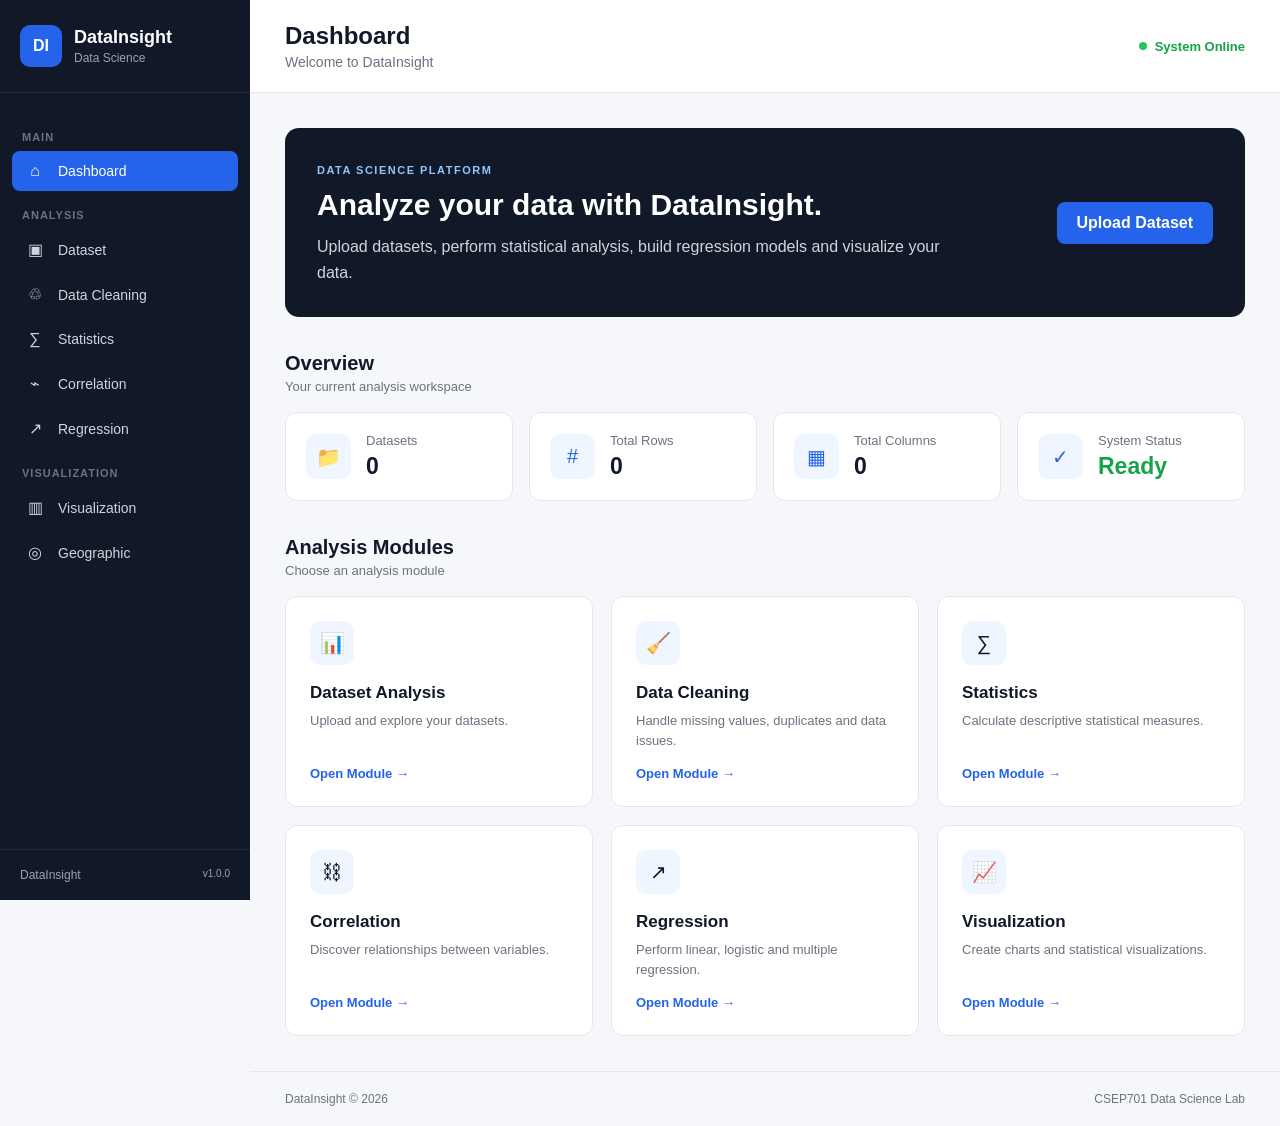
<file: frontend/index.html>
<!DOCTYPE html>
<html lang="en">

<head>
    <meta charset="UTF-8">
    <meta name="viewport" content="width=device-width, initial-scale=1.0">

    <title>DataInsight - Dashboard</title>

    <link rel="stylesheet" href="css/style.css">
    <link rel="stylesheet" href="css/dashboard.css">
</head>

<body>

    <div class="app-layout">

        <!-- Sidebar -->
        <aside class="sidebar">

            <div class="brand">
                <div class="brand-icon">DI</div>

                <div>
                    <h2>DataInsight</h2>
                    <span>Data Science</span>
                </div>
            </div>


            <nav class="sidebar-nav">

                <p class="nav-title">MAIN</p>

                <a href="index.html" class="nav-link active">
                    <span>⌂</span>
                    Dashboard
                </a>


                <p class="nav-title">ANALYSIS</p>

                <a href="pages/dataset.html" class="nav-link">
                    <span>▣</span>
                    Dataset
                </a>

                <a href="pages/cleaning.html" class="nav-link">
                    <span>♲</span>
                    Data Cleaning
                </a>

                <a href="pages/statistics.html" class="nav-link">
                    <span>∑</span>
                    Statistics
                </a>

                <a href="pages/correlation.html" class="nav-link">
                    <span>⌁</span>
                    Correlation
                </a>

                <a href="pages/regression.html" class="nav-link">
                    <span>↗</span>
                    Regression
                </a>

                <p class="nav-title">VISUALIZATION</p>

                <a href="pages/visualization.html" class="nav-link">
                    <span>▥</span>
                    Visualization
                </a>

                <a href="pages/geographic.html" class="nav-link">
                    <span>◎</span>
                    Geographic
                </a>

            </nav>


            <div class="sidebar-footer">
                <span>DataInsight</span>
                <small>v1.0.0</small>
            </div>

        </aside>


        <!-- Main Content -->
        <main class="main-content">

            <!-- Header -->
            <header class="top-header">

                <div>
                    <h1>Dashboard</h1>

                    <p>
                        Welcome to DataInsight
                    </p>
                </div>


                <div class="header-status">

                    <span class="status-dot"></span>

                    System Online

                </div>

            </header>


            <!-- Content -->
            <section class="dashboard-content">

                <!-- Welcome -->
                <div class="welcome-card">

                    <div>

                        <span class="welcome-label">
                            DATA SCIENCE PLATFORM
                        </span>

                        <h2>
                            Analyze your data
                            with DataInsight.
                        </h2>

                        <p>
                            Upload datasets, perform statistical
                            analysis, build regression models and
                            visualize your data.
                        </p>

                    </div>


                    <a href="pages/dataset.html" class="primary-button">
                        Upload Dataset
                    </a>

                </div>


                <!-- Statistics Cards -->
                <div class="section-header">

                    <div>
                        <h2>Overview</h2>

                        <p>
                            Your current analysis workspace
                        </p>
                    </div>

                </div>


                <div class="overview-grid">

                    <div class="overview-card">

                        <div class="card-icon">
                            📁
                        </div>

                        <div>
                            <span>Datasets</span>
                            <strong id="datasetCount">0</strong>
                        </div>

                    </div>


                    <div class="overview-card">

                        <div class="card-icon">
                            #
                        </div>

                        <div>
                            <span>Total Rows</span>
                            <strong id="rowCount">0</strong>
                        </div>

                    </div>


                    <div class="overview-card">

                        <div class="card-icon">
                            ▦
                        </div>

                        <div>
                            <span>Total Columns</span>
                            <strong id="columnCount">0</strong>
                        </div>

                    </div>


                    <div class="overview-card">

                        <div class="card-icon">
                            ✓
                        </div>

                        <div>
                            <span>System Status</span>
                            <strong class="online-text">
                                Ready
                            </strong>
                        </div>

                    </div>

                </div>


                <!-- Modules -->
                <div class="section-header module-heading">

                    <div>
                        <h2>Analysis Modules</h2>

                        <p>
                            Choose an analysis module
                        </p>
                    </div>

                </div>


                <div class="module-grid">

                    <a href="pages/dataset.html" class="module-card">

                        <div class="module-icon">
                            📊
                        </div>

                        <h3>
                            Dataset Analysis
                        </h3>

                        <p>
                            Upload and explore your
                            datasets.
                        </p>

                        <span>
                            Open Module →
                        </span>

                    </a>


                    <a href="pages/cleaning.html" class="module-card">

                        <div class="module-icon">
                            🧹
                        </div>

                        <h3>
                            Data Cleaning
                        </h3>

                        <p>
                            Handle missing values,
                            duplicates and data issues.
                        </p>

                        <span>
                            Open Module →
                        </span>

                    </a>


                    <a href="pages/statistics.html" class="module-card">

                        <div class="module-icon">
                            ∑
                        </div>

                        <h3>
                            Statistics
                        </h3>

                        <p>
                            Calculate descriptive
                            statistical measures.
                        </p>

                        <span>
                            Open Module →
                        </span>

                    </a>


                    <a href="pages/correlation.html" class="module-card">

                        <div class="module-icon">
                            ⛓
                        </div>

                        <h3>
                            Correlation
                        </h3>

                        <p>
                            Discover relationships
                            between variables.
                        </p>

                        <span>
                            Open Module →
                        </span>

                    </a>


                    <a href="pages/regression.html" class="module-card">

                        <div class="module-icon">
                            ↗
                        </div>

                        <h3>
                            Regression
                        </h3>

                        <p>
                            Perform linear, logistic
                            and multiple regression.
                        </p>

                        <span>
                            Open Module →
                        </span>

                    </a>


                    <a href="pages/visualization.html" class="module-card">

                        <div class="module-icon">
                            📈
                        </div>

                        <h3>
                            Visualization
                        </h3>

                        <p>
                            Create charts and
                            statistical visualizations.
                        </p>

                        <span>
                            Open Module →
                        </span>

                    </a>

                </div>

            </section>


            <footer class="footer">

                <span>
                    DataInsight © 2026
                </span>

                <span>
                    CSEP701 Data Science Lab
                </span>

            </footer>

        </main>

    </div>


    <script src="js/app.js"></script>
    <script src="js/dashboard.js"></script>

</body>

</html>
</file>
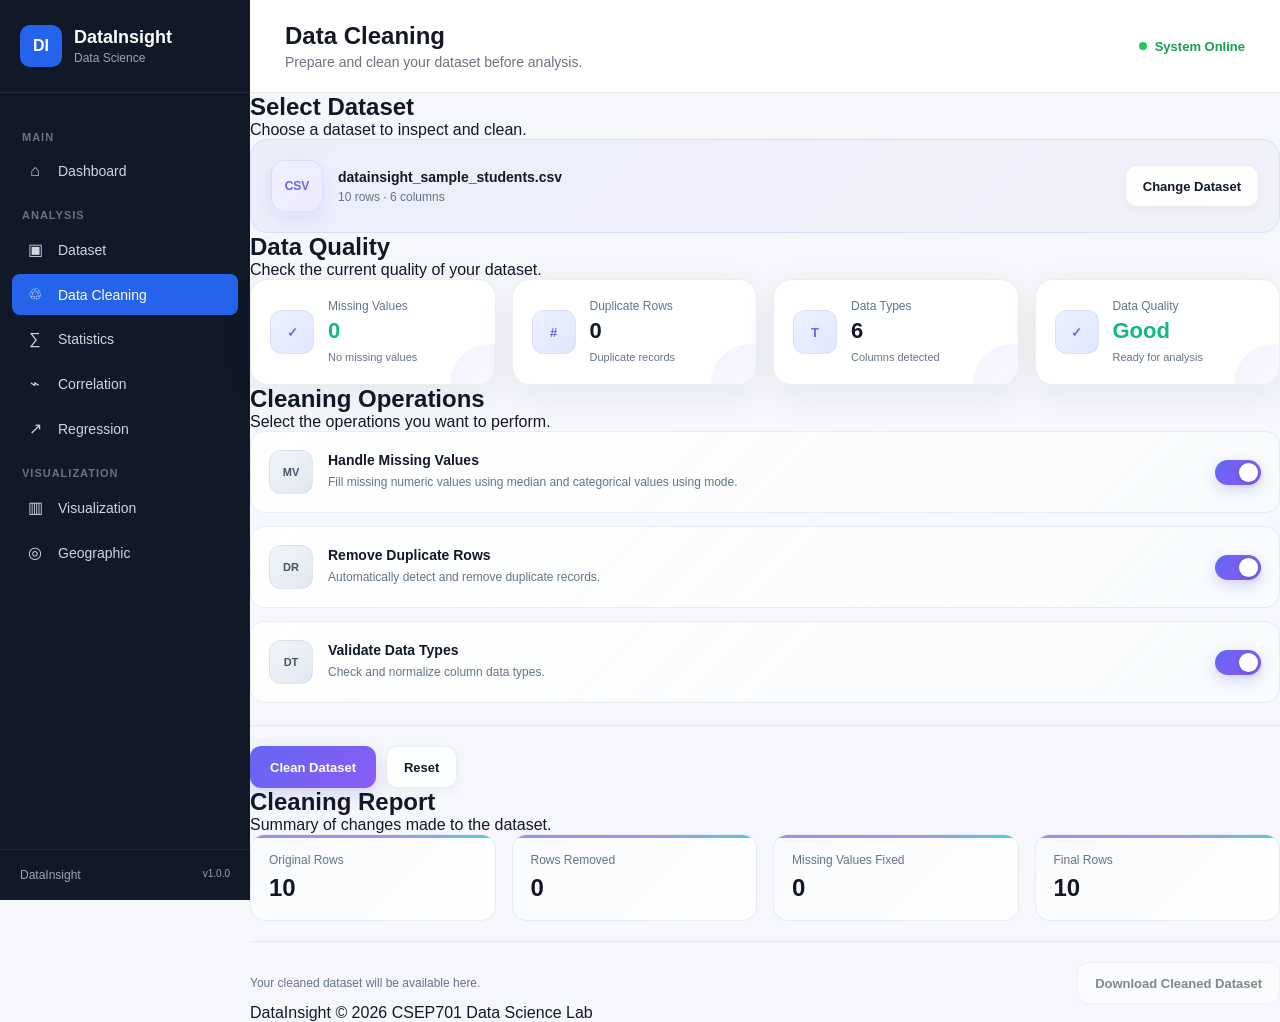
<file: frontend/pages/cleaning.html>
<!DOCTYPE html>
<html lang="en">

<head>
    <meta charset="UTF-8">
    <meta name="viewport" content="width=device-width, initial-scale=1.0">

    <title>DataInsight - Data Cleaning</title>

    <link rel="stylesheet" href="../css/style.css">

    <link rel="stylesheet" href="../css/cleaning.css">
</head>

<body>

    <div class="app-layout">

        <!-- Sidebar -->
        <aside class="sidebar">

            <div class="brand">

                <div class="brand-icon">
                    DI
                </div>

                <div>
                    <h2>DataInsight</h2>
                    <span>Data Science</span>
                </div>

            </div>


            <nav class="sidebar-nav">

                <p class="nav-title">
                    MAIN
                </p>

                <a href="../index.html" class="nav-link">
                    <span>⌂</span>
                    Dashboard
                </a>


                <p class="nav-title">
                    ANALYSIS
                </p>

                <a href="dataset.html" class="nav-link">
                    <span>▣</span>
                    Dataset
                </a>

                <a href="cleaning.html" class="nav-link active">
                    <span>♲</span>
                    Data Cleaning
                </a>

                <a href="statistics.html" class="nav-link">
                    <span>∑</span>
                    Statistics
                </a>

                <a href="correlation.html" class="nav-link">
                    <span>⌁</span>
                    Correlation
                </a>

                <a href="regression.html" class="nav-link">
                    <span>↗</span>
                    Regression
                </a>


                <p class="nav-title">
                    VISUALIZATION
                </p>

                <a href="visualization.html" class="nav-link">
                    <span>▥</span>
                    Visualization
                </a>

                <a href="geographic.html" class="nav-link">
                    <span>◎</span>
                    Geographic
                </a>

            </nav>


            <div class="sidebar-footer">

                <span>
                    DataInsight
                </span>

                <small>
                    v1.0.0
                </small>

            </div>

        </aside>


        <!-- Main -->
        <main class="main-content">

            <!-- Header -->
            <header class="top-header">

                <div>

                    <h1>
                        Data Cleaning
                    </h1>

                    <p>
                        Prepare and clean your dataset
                        before analysis.
                    </p>

                </div>


                <div class="header-status">

                    <span class="status-dot"></span>

                    System Online

                </div>

            </header>


            <!-- Content -->
            <section class="page-content">


                <!-- Dataset Selection -->
                <div class="page-card">

                    <div class="page-card-header">

                        <div>

                            <h2>
                                Select Dataset
                            </h2>

                            <p>
                                Choose a dataset to
                                inspect and clean.
                            </p>

                        </div>

                    </div>


                    <div class="clean-dataset-selector">

                        <div class="selected-dataset">

                            <div class="dataset-file-icon">
                                CSV
                            </div>

                            <div>

                                <strong>
                                    datainsight_sample_students.csv
                                </strong>

                                <span>
                                    10 rows · 6 columns
                                </span>

                            </div>

                        </div>


                        <button class="secondary-button">
                            Change Dataset
                        </button>

                    </div>

                </div>


                <!-- Data Quality -->
                <div class="page-card">

                    <div class="page-card-header">

                        <div>

                            <h2>
                                Data Quality
                            </h2>

                            <p>
                                Check the current quality
                                of your dataset.
                            </p>

                        </div>

                    </div>


                    <div class="quality-grid">


                        <div class="quality-card">

                            <div class="quality-icon">
                                ✓
                            </div>

                            <div>

                                <span>
                                    Missing Values
                                </span>

                                <strong class="success-value">
                                    0
                                </strong>

                                <small>
                                    No missing values
                                </small>

                            </div>

                        </div>


                        <div class="quality-card">

                            <div class="quality-icon">
                                #
                            </div>

                            <div>

                                <span>
                                    Duplicate Rows
                                </span>

                                <strong>
                                    0
                                </strong>

                                <small>
                                    Duplicate records
                                </small>

                            </div>

                        </div>


                        <div class="quality-card">

                            <div class="quality-icon">
                                T
                            </div>

                            <div>

                                <span>
                                    Data Types
                                </span>

                                <strong>
                                    6
                                </strong>

                                <small>
                                    Columns detected
                                </small>

                            </div>

                        </div>


                        <div class="quality-card">

                            <div class="quality-icon">
                                ✓
                            </div>

                            <div>

                                <span>
                                    Data Quality
                                </span>

                                <strong class="success-value">
                                    Good
                                </strong>

                                <small>
                                    Ready for analysis
                                </small>

                            </div>

                        </div>

                    </div>

                </div>


                <!-- Cleaning Operations -->
                <div class="page-card">

                    <div class="page-card-header">

                        <div>

                            <h2>
                                Cleaning Operations
                            </h2>

                            <p>
                                Select the operations you
                                want to perform.
                            </p>

                        </div>

                    </div>


                    <div class="cleaning-options">


                        <!-- Missing Values -->
                        <div class="cleaning-option">

                            <div class="option-info">

                                <div class="option-icon">
                                    MV
                                </div>

                                <div>

                                    <h3>
                                        Handle Missing Values
                                    </h3>

                                    <p>
                                        Fill missing numeric
                                        values using median
                                        and categorical values
                                        using mode.
                                    </p>

                                </div>

                            </div>


                            <label class="switch">

                                <input type="checkbox" id="missingToggle" checked>

                                <span class="slider"></span>

                            </label>

                        </div>


                        <!-- Duplicates -->
                        <div class="cleaning-option">

                            <div class="option-info">

                                <div class="option-icon">
                                    DR
                                </div>

                                <div>

                                    <h3>
                                        Remove Duplicate Rows
                                    </h3>

                                    <p>
                                        Automatically detect
                                        and remove duplicate
                                        records.
                                    </p>

                                </div>

                            </div>


                            <label class="switch">

                                <input type="checkbox" id="duplicateToggle" checked>

                                <span class="slider"></span>

                            </label>

                        </div>


                        <!-- Data Types -->
                        <div class="cleaning-option">

                            <div class="option-info">

                                <div class="option-icon">
                                    DT
                                </div>

                                <div>

                                    <h3>
                                        Validate Data Types
                                    </h3>

                                    <p>
                                        Check and normalize
                                        column data types.
                                    </p>

                                </div>

                            </div>


                            <label class="switch">

                                <input type="checkbox" id="datatypeToggle" checked>

                                <span class="slider"></span>

                            </label>

                        </div>

                    </div>


                    <div class="clean-actions">

                        <button class="primary-button" id="cleanBtn">
                            Clean Dataset
                        </button>

                        <button class="secondary-button" id="resetBtn">
                            Reset
                        </button>

                    </div>

                </div>


                <!-- Cleaning Report -->
                <div class="page-card">

                    <div class="page-card-header">

                        <div>

                            <h2>
                                Cleaning Report
                            </h2>

                            <p>
                                Summary of changes made
                                to the dataset.
                            </p>

                        </div>

                    </div>


                    <div class="report-grid">


                        <div class="report-item">

                            <span>
                                Original Rows
                            </span>

                            <strong>
                                10
                            </strong>

                        </div>


                        <div class="report-item">

                            <span>
                                Rows Removed
                            </span>

                            <strong>
                                0
                            </strong>

                        </div>


                        <div class="report-item">

                            <span>
                                Missing Values Fixed
                            </span>

                            <strong>
                                0
                            </strong>

                        </div>


                        <div class="report-item">

                            <span>
                                Final Rows
                            </span>

                            <strong>
                                10
                            </strong>

                        </div>

                    </div>


                    <div class="download-area">

                        <p>
                            Your cleaned dataset will
                            be available here.
                        </p>

                        <button class="secondary-button" disabled>
                            Download Cleaned Dataset
                        </button>

                    </div>

                </div>


            </section>


            <footer class="footer">

                <span>
                    DataInsight © 2026
                </span>

                <span>
                    CSEP701 Data Science Lab
                </span>

            </footer>

        </main>

    </div>


    <script src="../js/app.js"></script>
    <script src="../js/cleaning.js"></script>

</body>

</html>
</file>
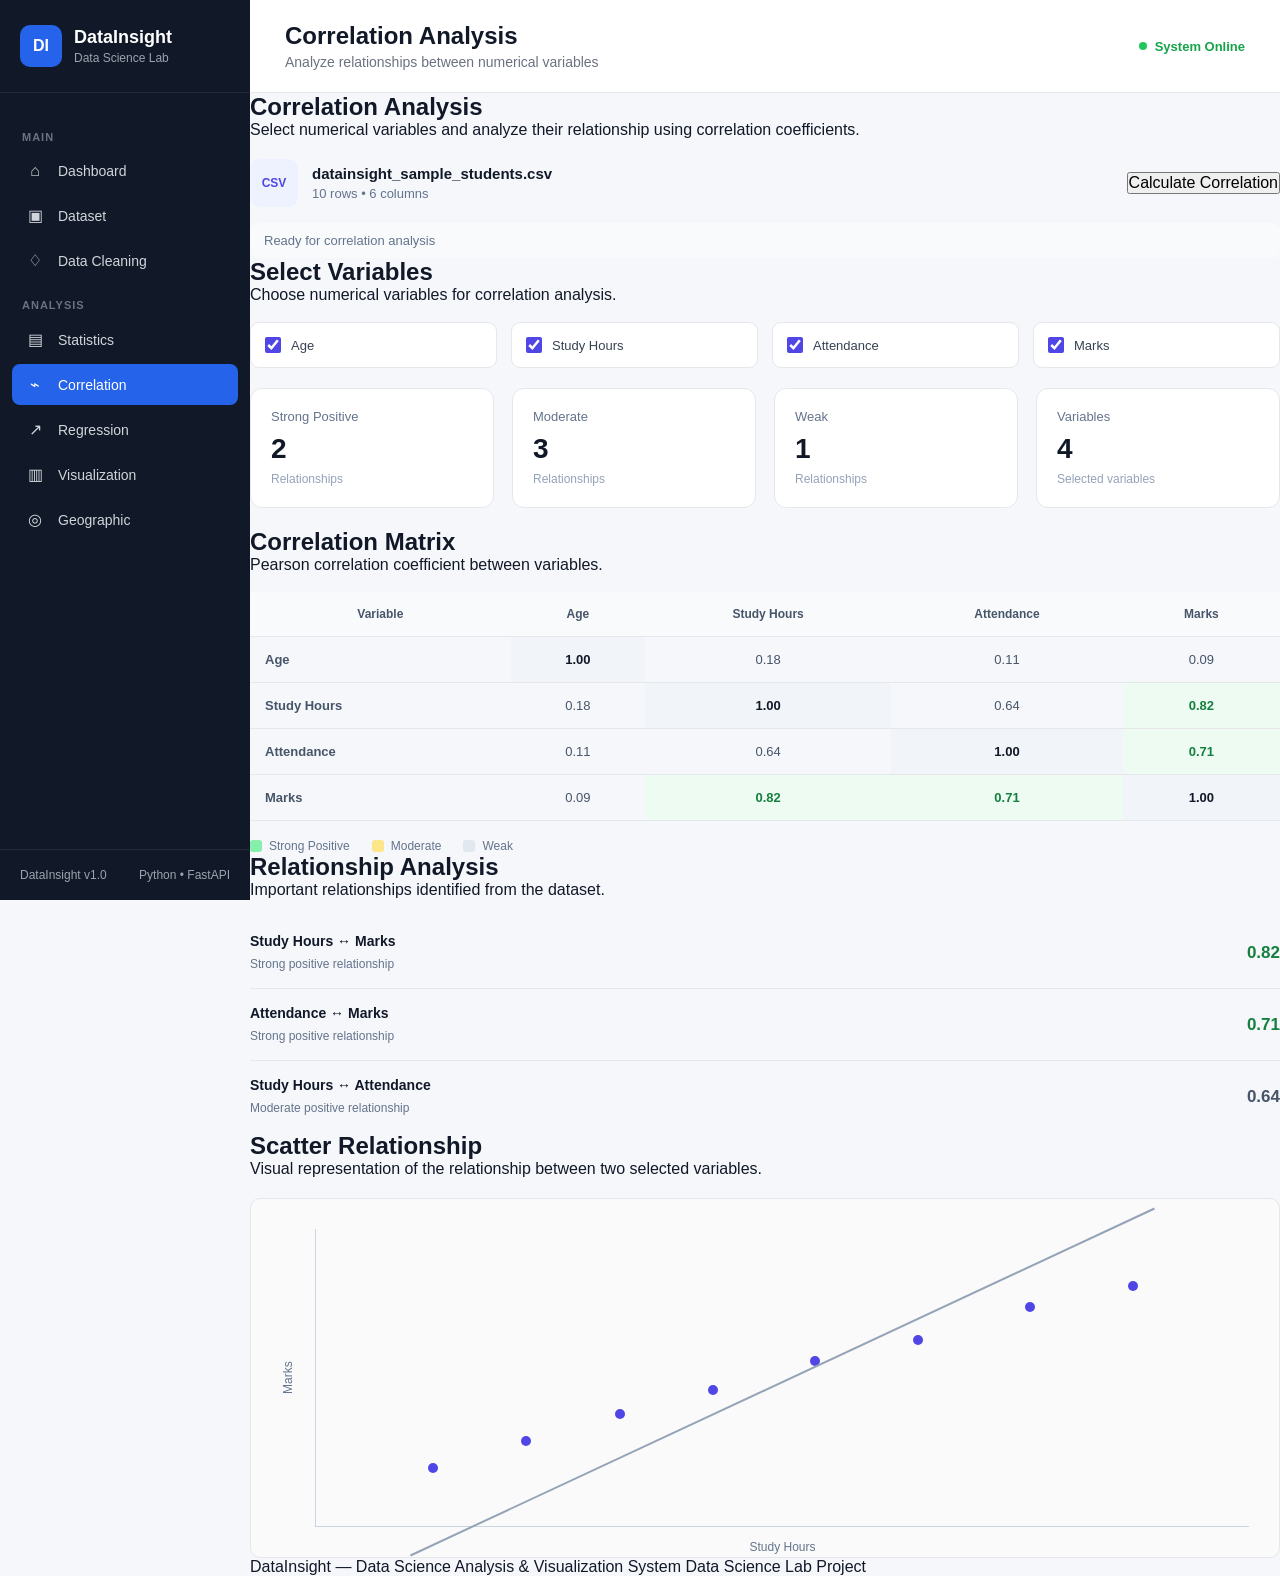
<file: frontend/pages/correlation.html>
<!DOCTYPE html>
<html lang="en">

<head>
    <meta charset="UTF-8">
    <meta name="viewport" content="width=device-width, initial-scale=1.0">

    <title>Correlation - DataInsight</title>

    <link rel="stylesheet" href="../css/style.css">
    <link rel="stylesheet" href="../css/correlation.css">
</head>

<body>

    <div class="app-layout">

        <!-- Sidebar -->
        <aside class="sidebar">

            <div class="brand">
                <div class="brand-icon">DI</div>

                <div>
                    <h2>DataInsight</h2>
                    <span>Data Science Lab</span>
                </div>
            </div>


            <nav class="sidebar-nav">

                <div class="nav-title">MAIN</div>

                <a href="../index.html" class="nav-link">
                    <span>⌂</span>
                    Dashboard
                </a>

                <a href="dataset.html" class="nav-link">
                    <span>▣</span>
                    Dataset
                </a>

                <a href="cleaning.html" class="nav-link">
                    <span>♢</span>
                    Data Cleaning
                </a>


                <div class="nav-title">ANALYSIS</div>

                <a href="statistics.html" class="nav-link">
                    <span>▤</span>
                    Statistics
                </a>

                <a href="correlation.html" class="nav-link active">
                    <span>⌁</span>
                    Correlation
                </a>

                <a href="regression.html" class="nav-link">
                    <span>↗</span>
                    Regression
                </a>

                <a href="visualization.html" class="nav-link">
                    <span>▥</span>
                    Visualization
                </a>

                <a href="geographic.html" class="nav-link">
                    <span>◎</span>
                    Geographic
                </a>

            </nav>


            <div class="sidebar-footer">
                <span>DataInsight v1.0</span>
                <span>Python • FastAPI</span>
            </div>

        </aside>


        <!-- Main Content -->
        <main class="main-content">

            <!-- Header -->
            <header class="top-header">

                <div>
                    <h1>Correlation Analysis</h1>
                    <p>Analyze relationships between numerical variables</p>
                </div>

                <div class="header-status">
                    <span class="status-dot"></span>
                    System Online
                </div>

            </header>


            <section class="page-content">


                <!-- Dataset Selection -->
                <div class="page-card">

                    <div class="page-card-header">

                        <div>
                            <h2>Correlation Analysis</h2>

                            <p>
                                Select numerical variables and analyze their
                                relationship using correlation coefficients.
                            </p>
                        </div>

                    </div>


                    <div class="correlation-controls">

                        <div class="selected-dataset">

                            <div class="dataset-icon">
                                CSV
                            </div>

                            <div>
                                <strong>
                                    datainsight_sample_students.csv
                                </strong>

                                <span>
                                    10 rows • 6 columns
                                </span>
                            </div>

                        </div>


                        <button class="primary-button" id="calculateCorrelationBtn">
                            Calculate Correlation
                        </button>

                    </div>


                    <div class="analysis-status" id="correlationStatus">
                        Ready for correlation analysis
                    </div>

                </div>


                <!-- Variable Selection -->
                <div class="page-card">

                    <div class="page-card-header">

                        <div>
                            <h2>Select Variables</h2>

                            <p>
                                Choose numerical variables for correlation analysis.
                            </p>
                        </div>

                    </div>


                    <div class="variable-grid">

                        <label class="variable-option">
                            <input type="checkbox" value="Age" checked>
                            <span>Age</span>
                        </label>


                        <label class="variable-option">
                            <input type="checkbox" value="Study_Hours" checked>
                            <span>Study Hours</span>
                        </label>


                        <label class="variable-option">
                            <input type="checkbox" value="Attendance" checked>
                            <span>Attendance</span>
                        </label>


                        <label class="variable-option">
                            <input type="checkbox" value="Marks" checked>
                            <span>Marks</span>
                        </label>

                    </div>

                </div>


                <!-- Correlation Summary -->
                <div class="correlation-summary-grid">

                    <div class="correlation-summary-card">

                        <span>Strong Positive</span>

                        <strong>2</strong>

                        <small>
                            Relationships
                        </small>

                    </div>


                    <div class="correlation-summary-card">

                        <span>Moderate</span>

                        <strong>3</strong>

                        <small>
                            Relationships
                        </small>

                    </div>


                    <div class="correlation-summary-card">

                        <span>Weak</span>

                        <strong>1</strong>

                        <small>
                            Relationships
                        </small>

                    </div>


                    <div class="correlation-summary-card">

                        <span>Variables</span>

                        <strong>4</strong>

                        <small>
                            Selected variables
                        </small>

                    </div>

                </div>


                <!-- Correlation Matrix -->
                <div class="page-card">

                    <div class="page-card-header">

                        <div>
                            <h2>Correlation Matrix</h2>

                            <p>
                                Pearson correlation coefficient between variables.
                            </p>
                        </div>

                    </div>


                    <div class="table-container">

                        <table class="correlation-table">

                            <thead>

                                <tr>
                                    <th>Variable</th>
                                    <th>Age</th>
                                    <th>Study Hours</th>
                                    <th>Attendance</th>
                                    <th>Marks</th>
                                </tr>

                            </thead>


                            <tbody>

                                <tr>
                                    <td><strong>Age</strong></td>

                                    <td class="diagonal">1.00</td>
                                    <td>0.18</td>
                                    <td>0.11</td>
                                    <td>0.09</td>
                                </tr>


                                <tr>
                                    <td><strong>Study Hours</strong></td>

                                    <td>0.18</td>
                                    <td class="diagonal">1.00</td>
                                    <td>0.64</td>
                                    <td class="positive">0.82</td>
                                </tr>


                                <tr>
                                    <td><strong>Attendance</strong></td>

                                    <td>0.11</td>
                                    <td>0.64</td>
                                    <td class="diagonal">1.00</td>
                                    <td class="positive">0.71</td>
                                </tr>


                                <tr>
                                    <td><strong>Marks</strong></td>

                                    <td>0.09</td>
                                    <td class="positive">0.82</td>
                                    <td class="positive">0.71</td>
                                    <td class="diagonal">1.00</td>
                                </tr>

                            </tbody>

                        </table>

                    </div>


                    <div class="correlation-legend">

                        <div>
                            <span class="legend-box strong"></span>
                            Strong Positive
                        </div>

                        <div>
                            <span class="legend-box moderate"></span>
                            Moderate
                        </div>

                        <div>
                            <span class="legend-box weak"></span>
                            Weak
                        </div>

                    </div>

                </div>


                <!-- Relationship Analysis -->
                <div class="page-card">

                    <div class="page-card-header">

                        <div>
                            <h2>Relationship Analysis</h2>

                            <p>
                                Important relationships identified from the dataset.
                            </p>
                        </div>

                    </div>


                    <div class="relationship-list">

                        <div class="relationship-item">

                            <div class="relationship-info">

                                <strong>
                                    Study Hours ↔ Marks
                                </strong>

                                <span>
                                    Strong positive relationship
                                </span>

                            </div>

                            <div class="correlation-value positive">
                                0.82
                            </div>

                        </div>


                        <div class="relationship-item">

                            <div class="relationship-info">

                                <strong>
                                    Attendance ↔ Marks
                                </strong>

                                <span>
                                    Strong positive relationship
                                </span>

                            </div>

                            <div class="correlation-value positive">
                                0.71
                            </div>

                        </div>


                        <div class="relationship-item">

                            <div class="relationship-info">

                                <strong>
                                    Study Hours ↔ Attendance
                                </strong>

                                <span>
                                    Moderate positive relationship
                                </span>

                            </div>

                            <div class="correlation-value">
                                0.64
                            </div>

                        </div>

                    </div>

                </div>


                <!-- Scatter Plot Placeholder -->
                <div class="page-card">

                    <div class="page-card-header">

                        <div>
                            <h2>Scatter Relationship</h2>

                            <p>
                                Visual representation of the relationship between
                                two selected variables.
                            </p>
                        </div>

                    </div>


                    <div class="scatter-placeholder">

                        <div class="scatter-axis-y">
                            Marks
                        </div>


                        <div class="scatter-area">

                            <div class="scatter-point point-1"></div>
                            <div class="scatter-point point-2"></div>
                            <div class="scatter-point point-3"></div>
                            <div class="scatter-point point-4"></div>
                            <div class="scatter-point point-5"></div>
                            <div class="scatter-point point-6"></div>
                            <div class="scatter-point point-7"></div>
                            <div class="scatter-point point-8"></div>

                            <div class="trend-line"></div>

                            <span class="x-label">
                                Study Hours
                            </span>

                        </div>

                    </div>

                </div>


                <!-- Footer -->
                <footer class="footer">

                    <span>
                        DataInsight — Data Science Analysis & Visualization System
                    </span>

                    <span>
                        Data Science Lab Project
                    </span>

                </footer>

            </section>

        </main>

    </div>


    <script src="../js/app.js"></script>
    <script src="../js/correlation.js"></script>

</body>

</html>
</file>
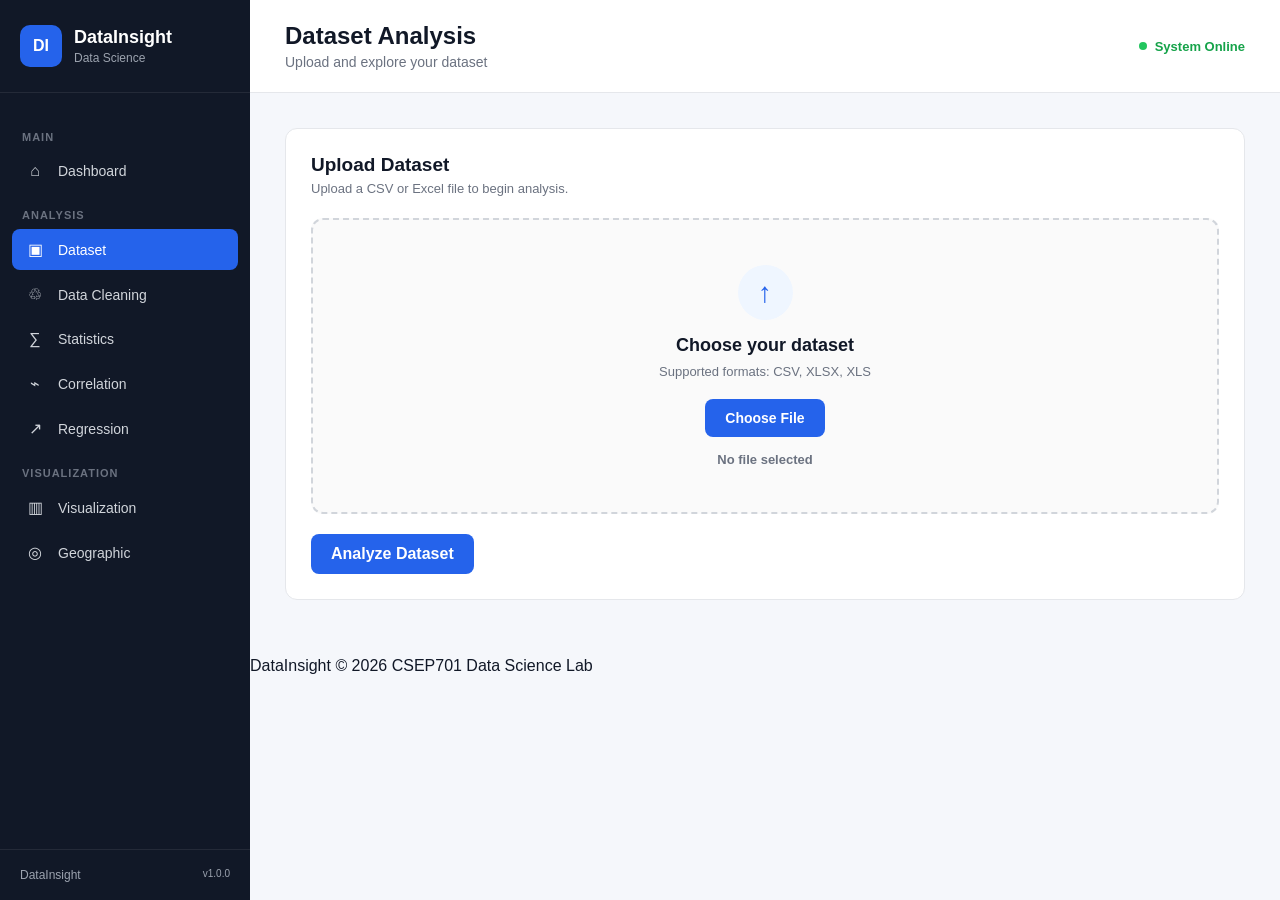
<file: frontend/pages/dataset.html>
<!DOCTYPE html>
<html lang="en">

<head>
    <meta charset="UTF-8">
    <meta name="viewport" content="width=device-width, initial-scale=1.0">

    <title>DataInsight - Dataset</title>

    <link rel="stylesheet" href="../css/style.css">
    <link rel="stylesheet" href="../css/dataset.css">
</head>

<body>

    <div class="app-layout">

        <!-- Sidebar -->
        <aside class="sidebar">

            <div class="brand">
                <div class="brand-icon">DI</div>

                <div>
                    <h2>DataInsight</h2>
                    <span>Data Science</span>
                </div>
            </div>


            <nav class="sidebar-nav">

                <p class="nav-title">MAIN</p>

                <a href="../index.html" class="nav-link">
                    <span>⌂</span>
                    Dashboard
                </a>


                <p class="nav-title">ANALYSIS</p>

                <a href="dataset.html" class="nav-link active">
                    <span>▣</span>
                    Dataset
                </a>

                <a href="cleaning.html" class="nav-link">
                    <span>♲</span>
                    Data Cleaning
                </a>

                <a href="statistics.html" class="nav-link">
                    <span>∑</span>
                    Statistics
                </a>

                <a href="correlation.html" class="nav-link">
                    <span>⌁</span>
                    Correlation
                </a>

                <a href="regression.html" class="nav-link">
                    <span>↗</span>
                    Regression
                </a>


                <p class="nav-title">VISUALIZATION</p>

                <a href="visualization.html" class="nav-link">
                    <span>▥</span>
                    Visualization
                </a>

                <a href="geographic.html" class="nav-link">
                    <span>◎</span>
                    Geographic
                </a>

            </nav>


            <div class="sidebar-footer">
                <span>DataInsight</span>
                <small>v1.0.0</small>
            </div>

        </aside>


        <!-- Main -->
        <main class="main-content">

            <!-- Header -->
            <header class="top-header">

                <div>
                    <h1>Dataset Analysis</h1>

                    <p>
                        Upload and explore your dataset
                    </p>
                </div>


                <div class="header-status">

                    <span class="status-dot"></span>

                    System Online

                </div>

            </header>


            <!-- Content -->
            <section class="page-content">


                <!-- Upload Card -->
                <div class="page-card upload-card">

                    <div class="page-card-header">

                        <div>

                            <h2>
                                Upload Dataset
                            </h2>

                            <p>
                                Upload a CSV or Excel file
                                to begin analysis.
                            </p>

                        </div>

                    </div>


                    <div class="dataset-upload-area">

                        <div class="upload-icon">
                            ↑
                        </div>

                        <h3>
                            Choose your dataset
                        </h3>

                        <p>
                            Supported formats:
                            CSV, XLSX, XLS
                        </p>


                        <input type="file" id="datasetFile" accept=".csv,.xlsx,.xls" hidden>


                        <label for="datasetFile" class="upload-button">
                            Choose File
                        </label>


                        <p id="selectedFile" class="selected-file">
                            No file selected
                        </p>

                    </div>


                    <div class="upload-actions">

                        <button id="analyzeBtn" class="primary-button">
                            Analyze Dataset
                        </button>

                        <span id="uploadStatus" class="upload-status"></span>

                    </div>

                </div>


                <!-- Overview -->
                <div id="datasetOverview" class="page-card hidden">

                    <div class="page-card-header">

                        <div>

                            <h2>
                                Dataset Overview
                            </h2>

                            <p>
                                Basic information about
                                your dataset.
                            </p>

                        </div>

                    </div>


                    <div class="dataset-stats-grid">


                        <div class="dataset-stat">

                            <span>
                                Rows
                            </span>

                            <strong id="rowsCount">
                                0
                            </strong>

                        </div>


                        <div class="dataset-stat">

                            <span>
                                Columns
                            </span>

                            <strong id="columnsCount">
                                0
                            </strong>

                        </div>


                        <div class="dataset-stat">

                            <span>
                                Missing Values
                            </span>

                            <strong id="missingCount">
                                0
                            </strong>

                        </div>


                        <div class="dataset-stat">

                            <span>
                                Duplicate Rows
                            </span>

                            <strong id="duplicateCount">
                                0
                            </strong>

                        </div>

                    </div>

                </div>


                <!-- Column Information -->
                <div id="columnInfo" class="page-card hidden">

                    <div class="page-card-header">

                        <div>

                            <h2>
                                Column Information
                            </h2>

                            <p>
                                Data types and missing
                                values for each column.
                            </p>

                        </div>

                    </div>


                    <div class="table-container">

                        <table>

                            <thead>

                                <tr>

                                    <th>
                                        Column
                                    </th>

                                    <th>
                                        Data Type
                                    </th>

                                    <th>
                                        Missing Values
                                    </th>

                                </tr>

                            </thead>


                            <tbody id="columnTableBody">
                            </tbody>

                        </table>

                    </div>

                </div>


                <!-- Preview -->
                <div id="datasetPreview" class="page-card hidden">

                    <div class="page-card-header">

                        <div>

                            <h2>
                                Dataset Preview
                            </h2>

                            <p>
                                First 10 rows of your
                                dataset.
                            </p>

                        </div>

                    </div>


                    <div class="table-container">

                        <table id="previewTable">

                            <thead id="previewHead">
                            </thead>

                            <tbody id="previewBody">
                            </tbody>

                        </table>

                    </div>

                </div>


            </section>


            <footer class="footer">

                <span>
                    DataInsight © 2026
                </span>

                <span>
                    CSEP701 Data Science Lab
                </span>

            </footer>

        </main>

    </div>


    <script src="../js/app.js"></script>
    <script src="../js/dataset.js"></script>

</body>

</html>
</file>
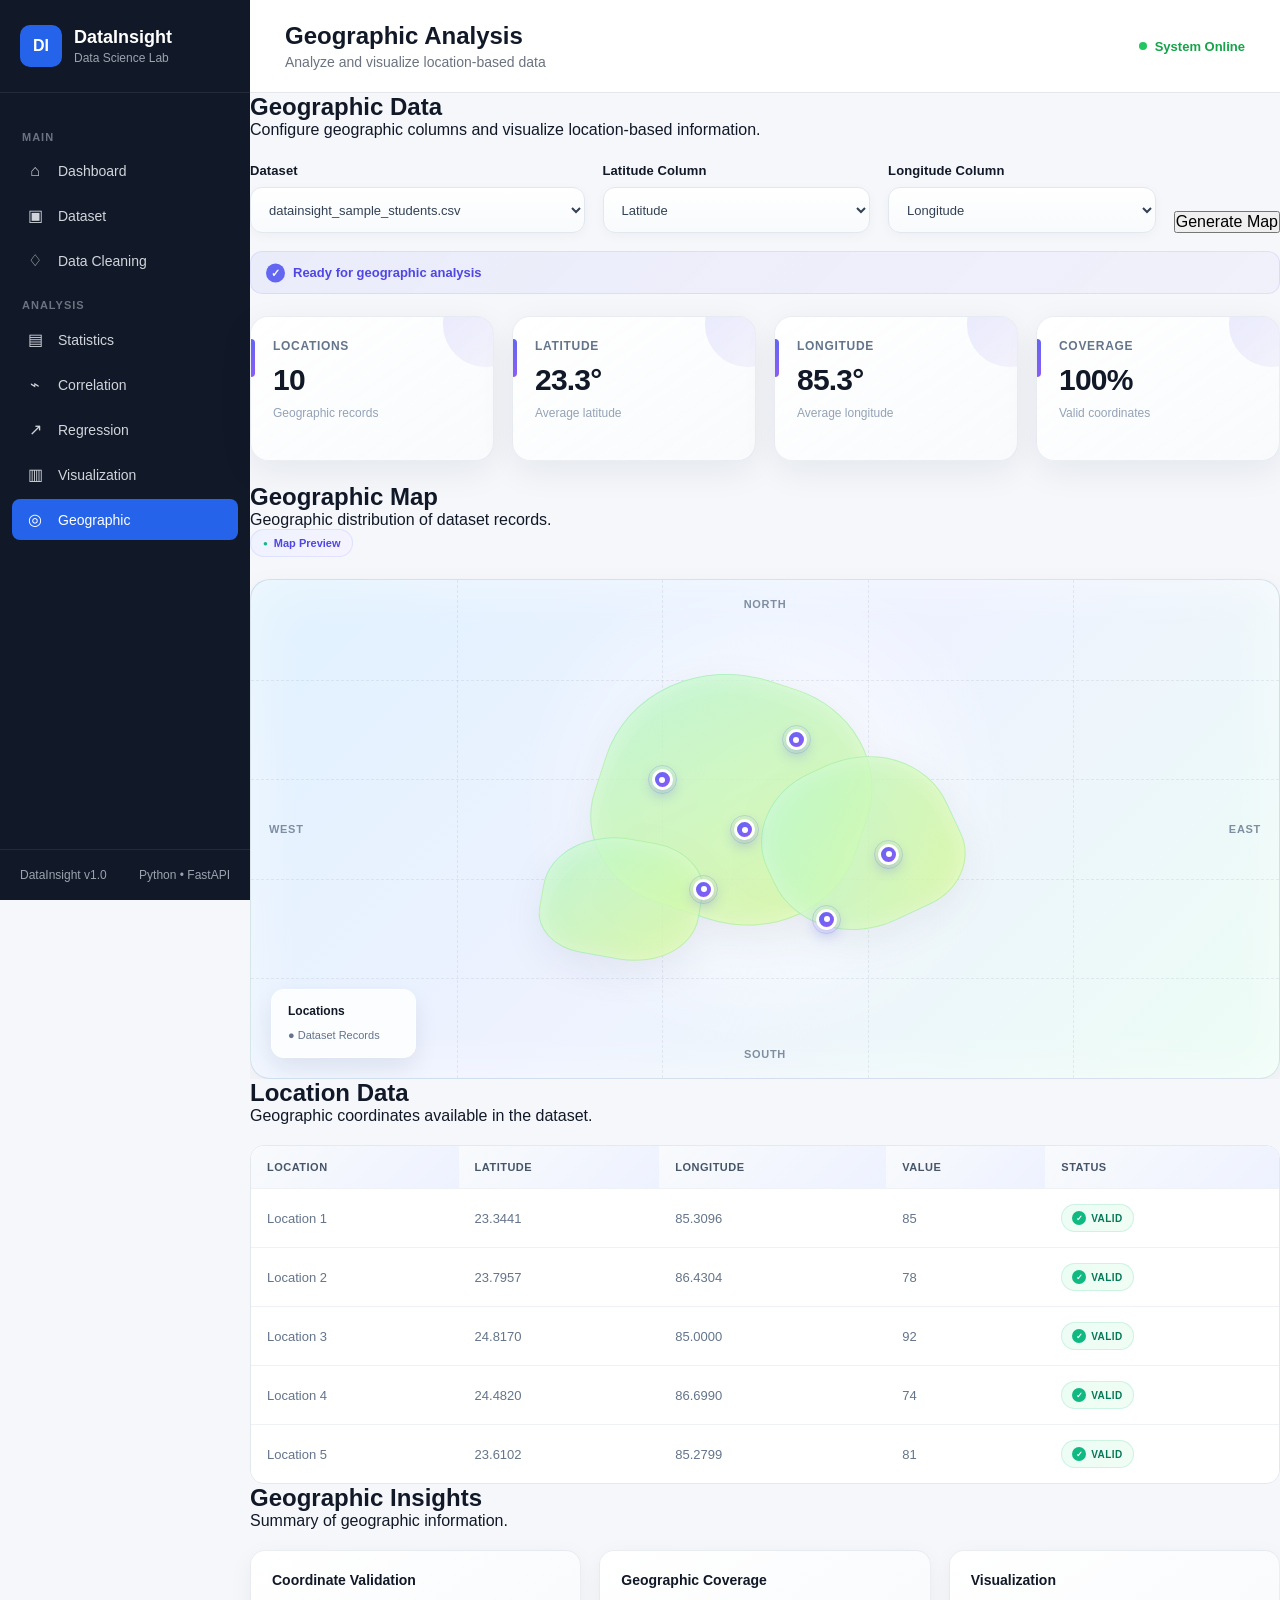
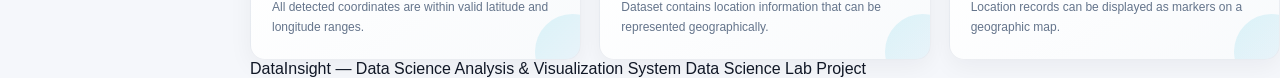
<file: frontend/pages/geographic.html>
<!DOCTYPE html>
<html lang="en">

<head>
    <meta charset="UTF-8">
    <meta name="viewport" content="width=device-width, initial-scale=1.0">

    <title>Geographic Analysis - DataInsight</title>

    <link rel="stylesheet" href="../css/style.css">
    <link rel="stylesheet" href="../css/geographic.css">
</head>

<body>

    <div class="app-layout">

        <!-- Sidebar -->
        <aside class="sidebar">

            <div class="brand">

                <div class="brand-icon">
                    DI
                </div>

                <div>
                    <h2>DataInsight</h2>
                    <span>Data Science Lab</span>
                </div>

            </div>


            <nav class="sidebar-nav">

                <div class="nav-title">
                    MAIN
                </div>


                <a href="../index.html" class="nav-link">
                    <span>⌂</span>
                    Dashboard
                </a>


                <a href="dataset.html" class="nav-link">
                    <span>▣</span>
                    Dataset
                </a>


                <a href="cleaning.html" class="nav-link">
                    <span>♢</span>
                    Data Cleaning
                </a>


                <div class="nav-title">
                    ANALYSIS
                </div>


                <a href="statistics.html" class="nav-link">
                    <span>▤</span>
                    Statistics
                </a>


                <a href="correlation.html" class="nav-link">
                    <span>⌁</span>
                    Correlation
                </a>


                <a href="regression.html" class="nav-link">
                    <span>↗</span>
                    Regression
                </a>


                <a href="visualization.html" class="nav-link">
                    <span>▥</span>
                    Visualization
                </a>


                <a href="geographic.html" class="nav-link active">
                    <span>◎</span>
                    Geographic
                </a>

            </nav>


            <div class="sidebar-footer">
                <span>DataInsight v1.0</span>
                <span>Python • FastAPI</span>
            </div>

        </aside>


        <!-- Main Content -->
        <main class="main-content">


            <!-- Header -->
            <header class="top-header">

                <div>

                    <h1>Geographic Analysis</h1>

                    <p>
                        Analyze and visualize location-based data
                    </p>

                </div>


                <div class="header-status">

                    <span class="status-dot"></span>

                    System Online

                </div>

            </header>


            <section class="page-content">


                <!-- Geographic Dataset -->
                <div class="page-card">

                    <div class="page-card-header">

                        <div>

                            <h2>Geographic Data</h2>

                            <p>
                                Configure geographic columns and
                                visualize location-based information.
                            </p>

                        </div>

                    </div>


                    <div class="geo-controls">


                        <div class="control-group">

                            <label for="geoDataset">
                                Dataset
                            </label>

                            <select id="geoDataset">

                                <option>
                                    datainsight_sample_students.csv
                                </option>

                            </select>

                        </div>


                        <div class="control-group">

                            <label for="latitudeColumn">
                                Latitude Column
                            </label>

                            <select id="latitudeColumn">

                                <option>
                                    Latitude
                                </option>

                                <option>
                                    latitude
                                </option>

                                <option>
                                    Lat
                                </option>

                            </select>

                        </div>


                        <div class="control-group">

                            <label for="longitudeColumn">
                                Longitude Column
                            </label>

                            <select id="longitudeColumn">

                                <option>
                                    Longitude
                                </option>

                                <option>
                                    longitude
                                </option>

                                <option>
                                    Long
                                </option>

                            </select>

                        </div>


                        <button class="primary-button" id="generateMapBtn">
                            Generate Map
                        </button>

                    </div>


                    <div class="geo-status" id="geoStatus">
                        Ready for geographic analysis
                    </div>

                </div>


                <!-- Geographic Summary -->
                <div class="geo-summary-grid">


                    <div class="geo-summary-card">

                        <span>
                            Locations
                        </span>

                        <strong>
                            10
                        </strong>

                        <small>
                            Geographic records
                        </small>

                    </div>


                    <div class="geo-summary-card">

                        <span>
                            Latitude
                        </span>

                        <strong>
                            23.3°
                        </strong>

                        <small>
                            Average latitude
                        </small>

                    </div>


                    <div class="geo-summary-card">

                        <span>
                            Longitude
                        </span>

                        <strong>
                            85.3°
                        </strong>

                        <small>
                            Average longitude
                        </small>

                    </div>


                    <div class="geo-summary-card">

                        <span>
                            Coverage
                        </span>

                        <strong>
                            100%
                        </strong>

                        <small>
                            Valid coordinates
                        </small>

                    </div>

                </div>


                <!-- Map -->
                <div class="page-card map-card">

                    <div class="page-card-header">

                        <div>

                            <h2>Geographic Map</h2>

                            <p>
                                Geographic distribution of dataset records.
                            </p>

                        </div>


                        <span class="map-badge">
                            Map Preview
                        </span>

                    </div>


                    <div class="map-container">


                        <!-- Decorative map grid -->
                        <div class="map-grid">

                            <div class="map-horizontal line-1"></div>
                            <div class="map-horizontal line-2"></div>
                            <div class="map-horizontal line-3"></div>
                            <div class="map-horizontal line-4"></div>

                            <div class="map-vertical line-v1"></div>
                            <div class="map-vertical line-v2"></div>
                            <div class="map-vertical line-v3"></div>
                            <div class="map-vertical line-v4"></div>

                        </div>


                        <!-- Map Land Shape -->
                        <div class="map-land">

                            <div class="land-part land-one"></div>

                            <div class="land-part land-two"></div>

                            <div class="land-part land-three"></div>

                        </div>


                        <!-- Markers -->

                        <div class="map-marker marker-1" title="Location 1">
                            <span></span>
                        </div>


                        <div class="map-marker marker-2" title="Location 2">
                            <span></span>
                        </div>


                        <div class="map-marker marker-3" title="Location 3">
                            <span></span>
                        </div>


                        <div class="map-marker marker-4" title="Location 4">
                            <span></span>
                        </div>


                        <div class="map-marker marker-5" title="Location 5">
                            <span></span>
                        </div>


                        <div class="map-marker marker-6" title="Location 6">
                            <span></span>
                        </div>


                        <!-- Map Labels -->

                        <span class="map-label label-north">
                            North
                        </span>

                        <span class="map-label label-south">
                            South
                        </span>

                        <span class="map-label label-east">
                            East
                        </span>

                        <span class="map-label label-west">
                            West
                        </span>


                        <!-- Map Legend -->

                        <div class="map-legend">

                            <strong>
                                Locations
                            </strong>

                            <span>
                                ● Dataset Records
                            </span>

                        </div>

                    </div>

                </div>


                <!-- Coordinate Table -->
                <div class="page-card">

                    <div class="page-card-header">

                        <div>

                            <h2>Location Data</h2>

                            <p>
                                Geographic coordinates available in the dataset.
                            </p>

                        </div>

                    </div>


                    <div class="table-container">

                        <table>

                            <thead>

                                <tr>

                                    <th>
                                        Location
                                    </th>

                                    <th>
                                        Latitude
                                    </th>

                                    <th>
                                        Longitude
                                    </th>

                                    <th>
                                        Value
                                    </th>

                                    <th>
                                        Status
                                    </th>

                                </tr>

                            </thead>


                            <tbody>


                                <tr>

                                    <td>
                                        Location 1
                                    </td>

                                    <td>
                                        23.3441
                                    </td>

                                    <td>
                                        85.3096
                                    </td>

                                    <td>
                                        85
                                    </td>

                                    <td>
                                        <span class="valid-status">
                                            Valid
                                        </span>
                                    </td>

                                </tr>


                                <tr>

                                    <td>
                                        Location 2
                                    </td>

                                    <td>
                                        23.7957
                                    </td>

                                    <td>
                                        86.4304
                                    </td>

                                    <td>
                                        78
                                    </td>

                                    <td>
                                        <span class="valid-status">
                                            Valid
                                        </span>
                                    </td>

                                </tr>


                                <tr>

                                    <td>
                                        Location 3
                                    </td>

                                    <td>
                                        24.8170
                                    </td>

                                    <td>
                                        85.0000
                                    </td>

                                    <td>
                                        92
                                    </td>

                                    <td>
                                        <span class="valid-status">
                                            Valid
                                        </span>
                                    </td>

                                </tr>


                                <tr>

                                    <td>
                                        Location 4
                                    </td>

                                    <td>
                                        24.4820
                                    </td>

                                    <td>
                                        86.6990
                                    </td>

                                    <td>
                                        74
                                    </td>

                                    <td>
                                        <span class="valid-status">
                                            Valid
                                        </span>
                                    </td>

                                </tr>


                                <tr>

                                    <td>
                                        Location 5
                                    </td>

                                    <td>
                                        23.6102
                                    </td>

                                    <td>
                                        85.2799
                                    </td>

                                    <td>
                                        81
                                    </td>

                                    <td>
                                        <span class="valid-status">
                                            Valid
                                        </span>
                                    </td>

                                </tr>

                            </tbody>

                        </table>

                    </div>

                </div>


                <!-- Geographic Insights -->
                <div class="page-card">

                    <div class="page-card-header">

                        <div>

                            <h2>
                                Geographic Insights
                            </h2>

                            <p>
                                Summary of geographic information.
                            </p>

                        </div>

                    </div>


                    <div class="geo-insights">


                        <div class="insight-item">

                            <strong>
                                Coordinate Validation
                            </strong>

                            <span>
                                All detected coordinates are within
                                valid latitude and longitude ranges.
                            </span>

                        </div>


                        <div class="insight-item">

                            <strong>
                                Geographic Coverage
                            </strong>

                            <span>
                                Dataset contains location information
                                that can be represented geographically.
                            </span>

                        </div>


                        <div class="insight-item">

                            <strong>
                                Visualization
                            </strong>

                            <span>
                                Location records can be displayed
                                as markers on a geographic map.
                            </span>

                        </div>

                    </div>

                </div>


                <!-- Footer -->
                <footer class="footer">

                    <span>
                        DataInsight — Data Science Analysis & Visualization System
                    </span>

                    <span>
                        Data Science Lab Project
                    </span>

                </footer>


            </section>

        </main>

    </div>


    <script src="../js/app.js"></script>
    <script src="../js/geographic.js"></script>

</body>

</html>
</file>
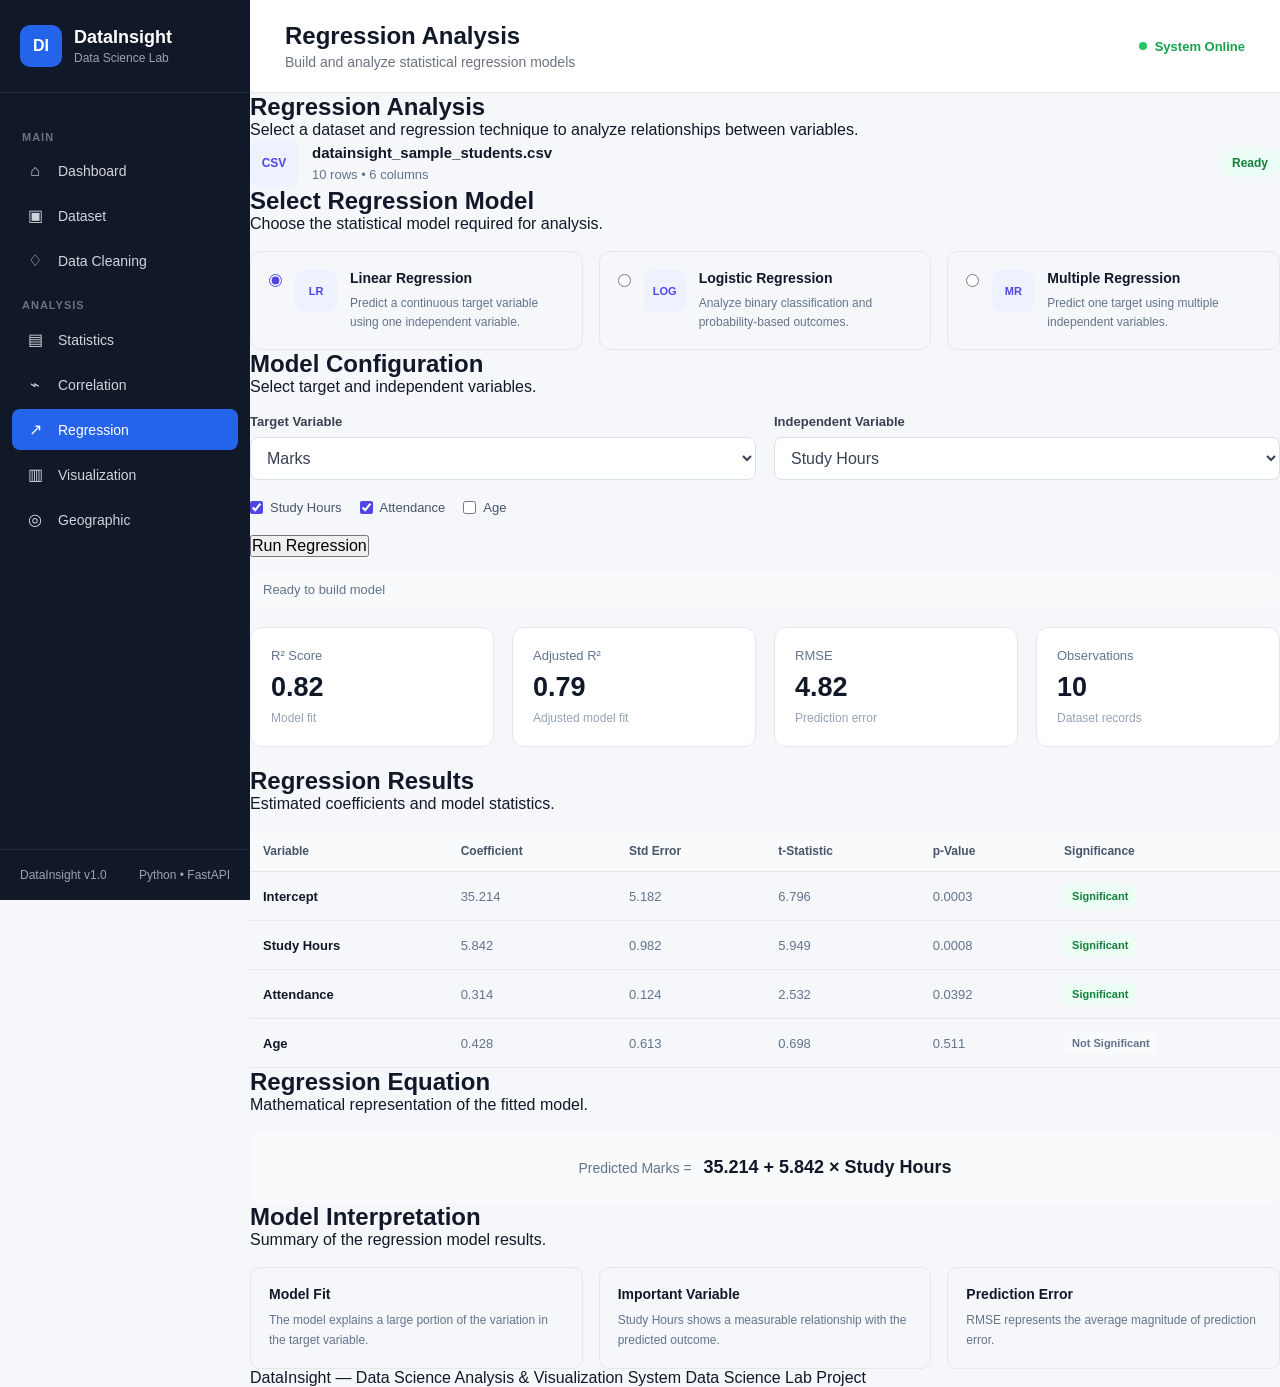
<file: frontend/pages/regression.html>
<!DOCTYPE html>
<html lang="en">

<head>
    <meta charset="UTF-8">
    <meta name="viewport" content="width=device-width, initial-scale=1.0">

    <title>Regression - DataInsight</title>

    <link rel="stylesheet" href="../css/style.css">
    <link rel="stylesheet" href="../css/regression.css">
</head>

<body>

    <div class="app-layout">

        <!-- Sidebar -->
        <aside class="sidebar">

            <div class="brand">
                <div class="brand-icon">DI</div>

                <div>
                    <h2>DataInsight</h2>
                    <span>Data Science Lab</span>
                </div>
            </div>


            <nav class="sidebar-nav">

                <div class="nav-title">MAIN</div>

                <a href="../index.html" class="nav-link">
                    <span>⌂</span>
                    Dashboard
                </a>

                <a href="dataset.html" class="nav-link">
                    <span>▣</span>
                    Dataset
                </a>

                <a href="cleaning.html" class="nav-link">
                    <span>♢</span>
                    Data Cleaning
                </a>


                <div class="nav-title">ANALYSIS</div>

                <a href="statistics.html" class="nav-link">
                    <span>▤</span>
                    Statistics
                </a>

                <a href="correlation.html" class="nav-link">
                    <span>⌁</span>
                    Correlation
                </a>

                <a href="regression.html" class="nav-link active">
                    <span>↗</span>
                    Regression
                </a>

                <a href="visualization.html" class="nav-link">
                    <span>▥</span>
                    Visualization
                </a>

                <a href="geographic.html" class="nav-link">
                    <span>◎</span>
                    Geographic
                </a>

            </nav>


            <div class="sidebar-footer">
                <span>DataInsight v1.0</span>
                <span>Python • FastAPI</span>
            </div>

        </aside>


        <!-- Main Content -->
        <main class="main-content">

            <header class="top-header">

                <div>
                    <h1>Regression Analysis</h1>
                    <p>Build and analyze statistical regression models</p>
                </div>

                <div class="header-status">
                    <span class="status-dot"></span>
                    System Online
                </div>

            </header>


            <section class="page-content">


                <!-- Dataset -->
                <div class="page-card">

                    <div class="page-card-header">

                        <div>
                            <h2>Regression Analysis</h2>

                            <p>
                                Select a dataset and regression technique
                                to analyze relationships between variables.
                            </p>
                        </div>

                    </div>


                    <div class="regression-dataset">

                        <div class="selected-dataset">

                            <div class="dataset-icon">
                                CSV
                            </div>

                            <div>
                                <strong>
                                    datainsight_sample_students.csv
                                </strong>

                                <span>
                                    10 rows • 6 columns
                                </span>
                            </div>

                        </div>


                        <div class="model-status">
                            Ready
                        </div>

                    </div>

                </div>


                <!-- Regression Model Selection -->
                <div class="page-card">

                    <div class="page-card-header">

                        <div>
                            <h2>Select Regression Model</h2>

                            <p>
                                Choose the statistical model required for analysis.
                            </p>
                        </div>

                    </div>


                    <div class="model-grid">

                        <label class="model-card">

                            <input type="radio" name="regressionModel" value="linear" checked>

                            <div class="model-icon">
                                LR
                            </div>

                            <div class="model-content">

                                <strong>Linear Regression</strong>

                                <span>
                                    Predict a continuous target variable
                                    using one independent variable.
                                </span>

                            </div>

                        </label>


                        <label class="model-card">

                            <input type="radio" name="regressionModel" value="logistic">

                            <div class="model-icon">
                                LOG
                            </div>

                            <div class="model-content">

                                <strong>Logistic Regression</strong>

                                <span>
                                    Analyze binary classification
                                    and probability-based outcomes.
                                </span>

                            </div>

                        </label>


                        <label class="model-card">

                            <input type="radio" name="regressionModel" value="multiple">

                            <div class="model-icon">
                                MR
                            </div>

                            <div class="model-content">

                                <strong>Multiple Regression</strong>

                                <span>
                                    Predict one target using multiple
                                    independent variables.
                                </span>

                            </div>

                        </label>

                    </div>

                </div>


                <!-- Variable Configuration -->
                <div class="page-card">

                    <div class="page-card-header">

                        <div>
                            <h2>Model Configuration</h2>

                            <p>
                                Select target and independent variables.
                            </p>
                        </div>

                    </div>


                    <div class="configuration-grid">

                        <div class="form-group">

                            <label for="targetVariable">
                                Target Variable
                            </label>

                            <select id="targetVariable">

                                <option value="Marks">
                                    Marks
                                </option>

                                <option value="Attendance">
                                    Attendance
                                </option>

                                <option value="Study_Hours">
                                    Study Hours
                                </option>

                                <option value="Age">
                                    Age
                                </option>

                            </select>

                        </div>


                        <div class="form-group">

                            <label for="independentVariable">
                                Independent Variable
                            </label>

                            <select id="independentVariable">

                                <option value="Study_Hours">
                                    Study Hours
                                </option>

                                <option value="Attendance">
                                    Attendance
                                </option>

                                <option value="Age">
                                    Age
                                </option>

                                <option value="Marks">
                                    Marks
                                </option>

                            </select>

                        </div>

                    </div>


                    <div class="multiple-variables">

                        <label>
                            <input type="checkbox" checked>
                            Study Hours
                        </label>

                        <label>
                            <input type="checkbox" checked>
                            Attendance
                        </label>

                        <label>
                            <input type="checkbox">
                            Age
                        </label>

                    </div>


                    <button class="primary-button" id="runRegressionBtn">
                        Run Regression
                    </button>


                    <div class="regression-status" id="regressionStatus">
                        Ready to build model
                    </div>

                </div>


                <!-- Model Summary -->
                <div class="regression-summary-grid">

                    <div class="regression-summary-card">

                        <span>R² Score</span>

                        <strong id="rSquared">
                            0.82
                        </strong>

                        <small>
                            Model fit
                        </small>

                    </div>


                    <div class="regression-summary-card">

                        <span>Adjusted R²</span>

                        <strong>
                            0.79
                        </strong>

                        <small>
                            Adjusted model fit
                        </small>

                    </div>


                    <div class="regression-summary-card">

                        <span>RMSE</span>

                        <strong>
                            4.82
                        </strong>

                        <small>
                            Prediction error
                        </small>

                    </div>


                    <div class="regression-summary-card">

                        <span>Observations</span>

                        <strong>
                            10
                        </strong>

                        <small>
                            Dataset records
                        </small>

                    </div>

                </div>


                <!-- Regression Results -->
                <div class="page-card">

                    <div class="page-card-header">

                        <div>
                            <h2>Regression Results</h2>

                            <p>
                                Estimated coefficients and model statistics.
                            </p>
                        </div>

                    </div>


                    <div class="table-container">

                        <table>

                            <thead>

                                <tr>
                                    <th>Variable</th>
                                    <th>Coefficient</th>
                                    <th>Std Error</th>
                                    <th>t-Statistic</th>
                                    <th>p-Value</th>
                                    <th>Significance</th>
                                </tr>

                            </thead>


                            <tbody>

                                <tr>

                                    <td>
                                        <strong>Intercept</strong>
                                    </td>

                                    <td>35.214</td>

                                    <td>5.182</td>

                                    <td>6.796</td>

                                    <td>0.0003</td>

                                    <td>
                                        <span class="significant">
                                            Significant
                                        </span>
                                    </td>

                                </tr>


                                <tr>

                                    <td>
                                        <strong>Study Hours</strong>
                                    </td>

                                    <td>5.842</td>

                                    <td>0.982</td>

                                    <td>5.949</td>

                                    <td>0.0008</td>

                                    <td>
                                        <span class="significant">
                                            Significant
                                        </span>
                                    </td>

                                </tr>


                                <tr>

                                    <td>
                                        <strong>Attendance</strong>
                                    </td>

                                    <td>0.314</td>

                                    <td>0.124</td>

                                    <td>2.532</td>

                                    <td>0.0392</td>

                                    <td>
                                        <span class="significant">
                                            Significant
                                        </span>
                                    </td>

                                </tr>


                                <tr>

                                    <td>
                                        <strong>Age</strong>
                                    </td>

                                    <td>0.428</td>

                                    <td>0.613</td>

                                    <td>0.698</td>

                                    <td>0.511</td>

                                    <td>
                                        <span class="not-significant">
                                            Not Significant
                                        </span>
                                    </td>

                                </tr>

                            </tbody>

                        </table>

                    </div>

                </div>


                <!-- Equation -->
                <div class="page-card">

                    <div class="page-card-header">

                        <div>
                            <h2>Regression Equation</h2>

                            <p>
                                Mathematical representation of the fitted model.
                            </p>
                        </div>

                    </div>


                    <div class="equation-box">

                        <span class="equation-label">
                            Predicted Marks =
                        </span>

                        <strong>
                            35.214 + 5.842 × Study Hours
                        </strong>

                    </div>

                </div>


                <!-- Model Interpretation -->
                <div class="page-card">

                    <div class="page-card-header">

                        <div>
                            <h2>Model Interpretation</h2>

                            <p>
                                Summary of the regression model results.
                            </p>
                        </div>

                    </div>


                    <div class="interpretation-grid">

                        <div class="interpretation-item">

                            <strong>Model Fit</strong>

                            <span>
                                The model explains a large portion of
                                the variation in the target variable.
                            </span>

                        </div>


                        <div class="interpretation-item">

                            <strong>Important Variable</strong>

                            <span>
                                Study Hours shows a measurable relationship
                                with the predicted outcome.
                            </span>

                        </div>


                        <div class="interpretation-item">

                            <strong>Prediction Error</strong>

                            <span>
                                RMSE represents the average magnitude of
                                prediction error.
                            </span>

                        </div>

                    </div>

                </div>


                <!-- Footer -->
                <footer class="footer">

                    <span>
                        DataInsight — Data Science Analysis & Visualization System
                    </span>

                    <span>
                        Data Science Lab Project
                    </span>

                </footer>

            </section>

        </main>

    </div>


    <script src="../js/app.js"></script>
    <script src="../js/regression.js"></script>

</body>

</html>
</file>
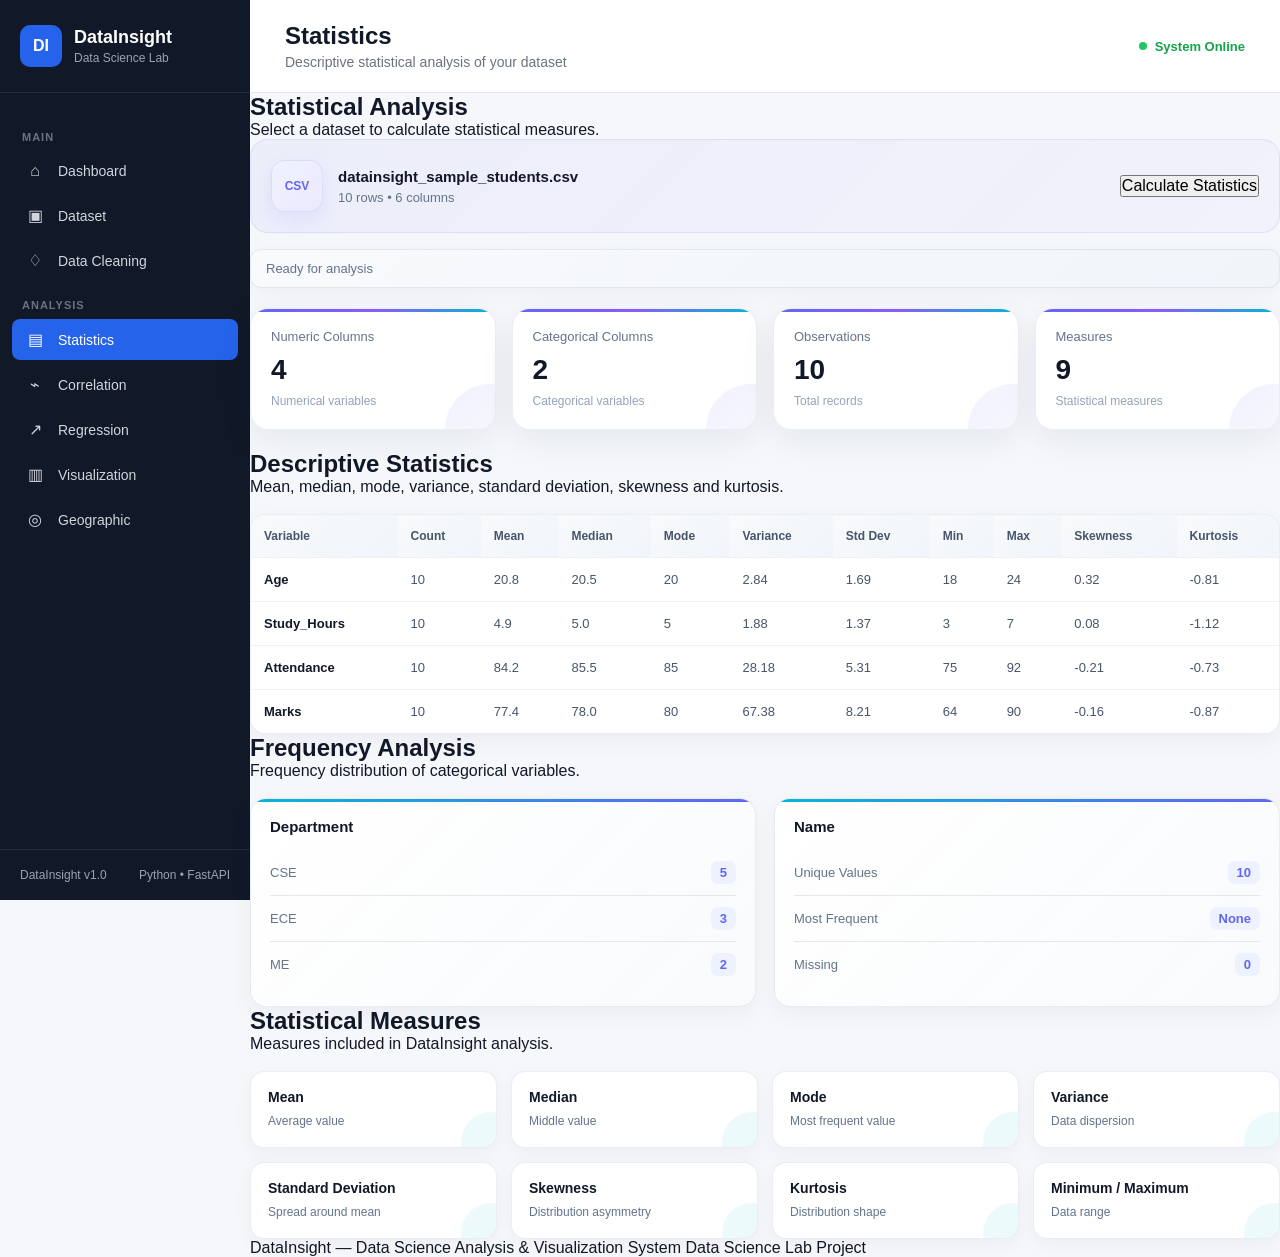
<file: frontend/pages/statistics.html>
<!DOCTYPE html>
<html lang="en">

<head>
    <meta charset="UTF-8">
    <meta name="viewport" content="width=device-width, initial-scale=1.0">
    <title>Statistics - DataInsight</title>

    <link rel="stylesheet" href="../css/style.css">
    <link rel="stylesheet" href="../css/statistics.css">
</head>

<body>

    <div class="app-layout">

        <!-- Sidebar -->
        <aside class="sidebar">

            <div class="brand">
                <div class="brand-icon">DI</div>
                <div>
                    <h2>DataInsight</h2>
                    <span>Data Science Lab</span>
                </div>
            </div>

            <nav class="sidebar-nav">

                <div class="nav-title">MAIN</div>

                <a href="../index.html" class="nav-link">
                    <span>⌂</span>
                    Dashboard
                </a>

                <a href="dataset.html" class="nav-link">
                    <span>▣</span>
                    Dataset
                </a>

                <a href="cleaning.html" class="nav-link">
                    <span>♢</span>
                    Data Cleaning
                </a>

                <div class="nav-title">ANALYSIS</div>

                <a href="statistics.html" class="nav-link active">
                    <span>▤</span>
                    Statistics
                </a>

                <a href="correlation.html" class="nav-link">
                    <span>⌁</span>
                    Correlation
                </a>

                <a href="regression.html" class="nav-link">
                    <span>↗</span>
                    Regression
                </a>

                <a href="visualization.html" class="nav-link">
                    <span>▥</span>
                    Visualization
                </a>

                <a href="geographic.html" class="nav-link">
                    <span>◎</span>
                    Geographic
                </a>

            </nav>

            <div class="sidebar-footer">
                <span>DataInsight v1.0</span>
                <span>Python • FastAPI</span>
            </div>

        </aside>


        <!-- Main Content -->
        <main class="main-content">

            <!-- Header -->
            <header class="top-header">

                <div>
                    <h1>Statistics</h1>
                    <p>Descriptive statistical analysis of your dataset</p>
                </div>

                <div class="header-status">
                    <span class="status-dot"></span>
                    System Online
                </div>

            </header>


            <!-- Page Content -->
            <section class="page-content">

                <!-- Dataset Selection -->
                <div class="page-card">

                    <div class="page-card-header">
                        <div>
                            <h2>Statistical Analysis</h2>
                            <p>Select a dataset to calculate statistical measures.</p>
                        </div>
                    </div>

                    <div class="statistics-dataset">

                        <div class="dataset-info-box">

                            <div class="dataset-icon">
                                CSV
                            </div>

                            <div>
                                <strong>datainsight_sample_students.csv</strong>
                                <span>10 rows • 6 columns</span>
                            </div>

                        </div>

                        <button class="primary-button" id="analyzeBtn">
                            Calculate Statistics
                        </button>

                    </div>

                    <div class="analysis-status" id="analysisStatus">
                        Ready for analysis
                    </div>

                </div>


                <!-- Summary Cards -->
                <div class="stats-summary-grid">

                    <div class="summary-card">
                        <span class="summary-label">Numeric Columns</span>
                        <strong id="numericColumns">4</strong>
                        <small>Numerical variables</small>
                    </div>

                    <div class="summary-card">
                        <span class="summary-label">Categorical Columns</span>
                        <strong id="categoricalColumns">2</strong>
                        <small>Categorical variables</small>
                    </div>

                    <div class="summary-card">
                        <span class="summary-label">Observations</span>
                        <strong id="observations">10</strong>
                        <small>Total records</small>
                    </div>

                    <div class="summary-card">
                        <span class="summary-label">Measures</span>
                        <strong>9</strong>
                        <small>Statistical measures</small>
                    </div>

                </div>


                <!-- Numerical Statistics -->
                <div class="page-card">

                    <div class="page-card-header">
                        <div>
                            <h2>Descriptive Statistics</h2>
                            <p>
                                Mean, median, mode, variance, standard deviation,
                                skewness and kurtosis.
                            </p>
                        </div>
                    </div>

                    <div class="table-container">

                        <table>

                            <thead>
                                <tr>
                                    <th>Variable</th>
                                    <th>Count</th>
                                    <th>Mean</th>
                                    <th>Median</th>
                                    <th>Mode</th>
                                    <th>Variance</th>
                                    <th>Std Dev</th>
                                    <th>Min</th>
                                    <th>Max</th>
                                    <th>Skewness</th>
                                    <th>Kurtosis</th>
                                </tr>
                            </thead>

                            <tbody id="statisticsTableBody">

                                <tr>
                                    <td><strong>Age</strong></td>
                                    <td>10</td>
                                    <td>20.8</td>
                                    <td>20.5</td>
                                    <td>20</td>
                                    <td>2.84</td>
                                    <td>1.69</td>
                                    <td>18</td>
                                    <td>24</td>
                                    <td>0.32</td>
                                    <td>-0.81</td>
                                </tr>

                                <tr>
                                    <td><strong>Study_Hours</strong></td>
                                    <td>10</td>
                                    <td>4.9</td>
                                    <td>5.0</td>
                                    <td>5</td>
                                    <td>1.88</td>
                                    <td>1.37</td>
                                    <td>3</td>
                                    <td>7</td>
                                    <td>0.08</td>
                                    <td>-1.12</td>
                                </tr>

                                <tr>
                                    <td><strong>Attendance</strong></td>
                                    <td>10</td>
                                    <td>84.2</td>
                                    <td>85.5</td>
                                    <td>85</td>
                                    <td>28.18</td>
                                    <td>5.31</td>
                                    <td>75</td>
                                    <td>92</td>
                                    <td>-0.21</td>
                                    <td>-0.73</td>
                                </tr>

                                <tr>
                                    <td><strong>Marks</strong></td>
                                    <td>10</td>
                                    <td>77.4</td>
                                    <td>78.0</td>
                                    <td>80</td>
                                    <td>67.38</td>
                                    <td>8.21</td>
                                    <td>64</td>
                                    <td>90</td>
                                    <td>-0.16</td>
                                    <td>-0.87</td>
                                </tr>

                            </tbody>

                        </table>

                    </div>

                </div>


                <!-- Frequency Analysis -->
                <div class="page-card">

                    <div class="page-card-header">
                        <div>
                            <h2>Frequency Analysis</h2>
                            <p>Frequency distribution of categorical variables.</p>
                        </div>
                    </div>

                    <div class="frequency-grid">

                        <div class="frequency-card">

                            <h3>Department</h3>

                            <div class="frequency-row">
                                <span>CSE</span>
                                <strong>5</strong>
                            </div>

                            <div class="frequency-row">
                                <span>ECE</span>
                                <strong>3</strong>
                            </div>

                            <div class="frequency-row">
                                <span>ME</span>
                                <strong>2</strong>
                            </div>

                        </div>


                        <div class="frequency-card">

                            <h3>Name</h3>

                            <div class="frequency-row">
                                <span>Unique Values</span>
                                <strong>10</strong>
                            </div>

                            <div class="frequency-row">
                                <span>Most Frequent</span>
                                <strong>None</strong>
                            </div>

                            <div class="frequency-row">
                                <span>Missing</span>
                                <strong>0</strong>
                            </div>

                        </div>

                    </div>

                </div>


                <!-- Statistical Concepts -->
                <div class="page-card">

                    <div class="page-card-header">
                        <div>
                            <h2>Statistical Measures</h2>
                            <p>Measures included in DataInsight analysis.</p>
                        </div>
                    </div>

                    <div class="measure-grid">

                        <div class="measure-item">
                            <strong>Mean</strong>
                            <span>Average value</span>
                        </div>

                        <div class="measure-item">
                            <strong>Median</strong>
                            <span>Middle value</span>
                        </div>

                        <div class="measure-item">
                            <strong>Mode</strong>
                            <span>Most frequent value</span>
                        </div>

                        <div class="measure-item">
                            <strong>Variance</strong>
                            <span>Data dispersion</span>
                        </div>

                        <div class="measure-item">
                            <strong>Standard Deviation</strong>
                            <span>Spread around mean</span>
                        </div>

                        <div class="measure-item">
                            <strong>Skewness</strong>
                            <span>Distribution asymmetry</span>
                        </div>

                        <div class="measure-item">
                            <strong>Kurtosis</strong>
                            <span>Distribution shape</span>
                        </div>

                        <div class="measure-item">
                            <strong>Minimum / Maximum</strong>
                            <span>Data range</span>
                        </div>

                    </div>

                </div>


                <!-- Footer -->
                <footer class="footer">
                    <span>DataInsight — Data Science Analysis & Visualization System</span>
                    <span>Data Science Lab Project</span>
                </footer>

            </section>

        </main>

    </div>

    <script src="../js/app.js"></script>
    <script src="../js/statistics.js"></script>

</body>

</html>
</file>
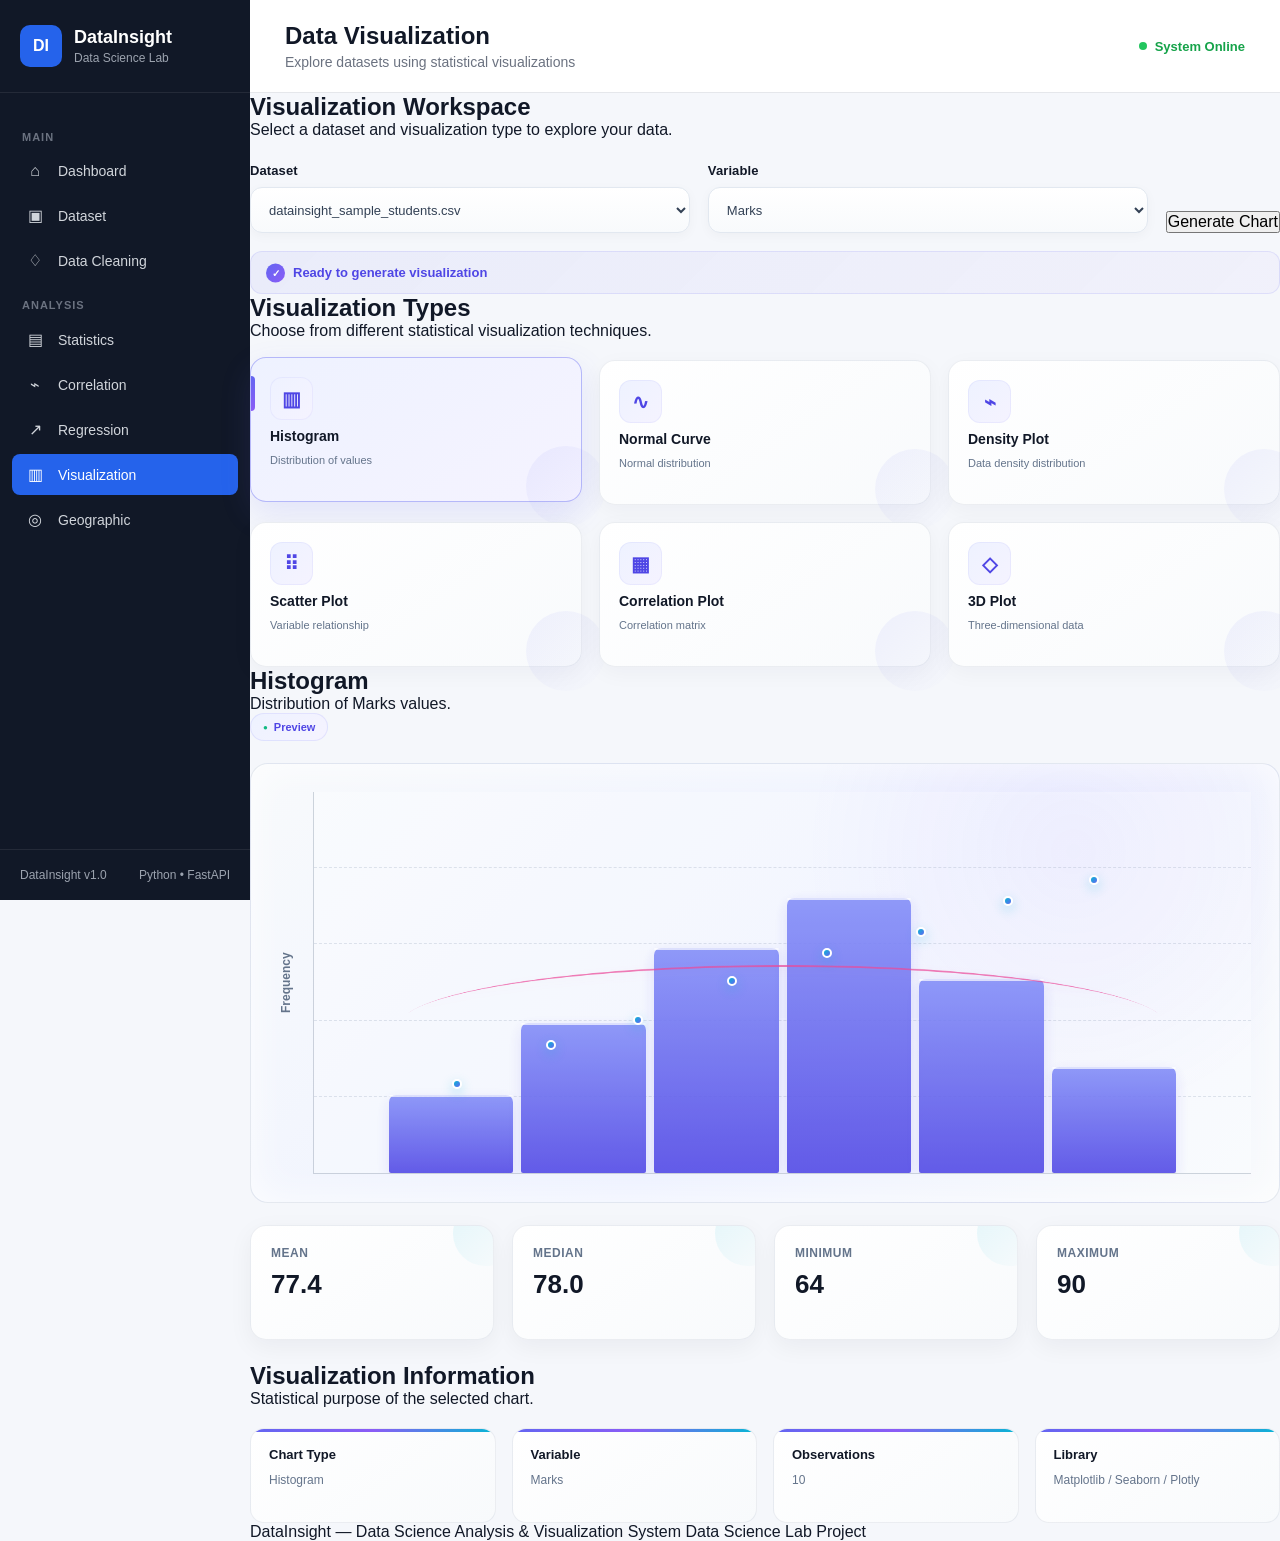
<file: frontend/pages/visualization.html>
<!DOCTYPE html>
<html lang="en">

<head>
    <meta charset="UTF-8">
    <meta name="viewport" content="width=device-width, initial-scale=1.0">

    <title>Visualization - DataInsight</title>

    <link rel="stylesheet" href="../css/style.css">
    <link rel="stylesheet" href="../css/visualization.css">
</head>

<body>

    <div class="app-layout">

        <!-- Sidebar -->
        <aside class="sidebar">

            <div class="brand">
                <div class="brand-icon">DI</div>

                <div>
                    <h2>DataInsight</h2>
                    <span>Data Science Lab</span>
                </div>
            </div>


            <nav class="sidebar-nav">

                <div class="nav-title">MAIN</div>

                <a href="../index.html" class="nav-link">
                    <span>⌂</span>
                    Dashboard
                </a>

                <a href="dataset.html" class="nav-link">
                    <span>▣</span>
                    Dataset
                </a>

                <a href="cleaning.html" class="nav-link">
                    <span>♢</span>
                    Data Cleaning
                </a>


                <div class="nav-title">ANALYSIS</div>

                <a href="statistics.html" class="nav-link">
                    <span>▤</span>
                    Statistics
                </a>

                <a href="correlation.html" class="nav-link">
                    <span>⌁</span>
                    Correlation
                </a>

                <a href="regression.html" class="nav-link">
                    <span>↗</span>
                    Regression
                </a>

                <a href="visualization.html" class="nav-link active">
                    <span>▥</span>
                    Visualization
                </a>

                <a href="geographic.html" class="nav-link">
                    <span>◎</span>
                    Geographic
                </a>

            </nav>


            <div class="sidebar-footer">
                <span>DataInsight v1.0</span>
                <span>Python • FastAPI</span>
            </div>

        </aside>


        <!-- Main Content -->
        <main class="main-content">

            <header class="top-header">

                <div>
                    <h1>Data Visualization</h1>
                    <p>Explore datasets using statistical visualizations</p>
                </div>

                <div class="header-status">
                    <span class="status-dot"></span>
                    System Online
                </div>

            </header>


            <section class="page-content">


                <!-- Dataset Selection -->
                <div class="page-card">

                    <div class="page-card-header">

                        <div>
                            <h2>Visualization Workspace</h2>

                            <p>
                                Select a dataset and visualization type
                                to explore your data.
                            </p>
                        </div>

                    </div>


                    <div class="visualization-controls">

                        <div class="control-group">

                            <label for="datasetSelect">
                                Dataset
                            </label>

                            <select id="datasetSelect">

                                <option>
                                    datainsight_sample_students.csv
                                </option>

                            </select>

                        </div>


                        <div class="control-group">

                            <label for="variableSelect">
                                Variable
                            </label>

                            <select id="variableSelect">

                                <option>Marks</option>
                                <option>Attendance</option>
                                <option>Study_Hours</option>
                                <option>Age</option>

                            </select>

                        </div>


                        <button class="primary-button" id="generateChartBtn">
                            Generate Chart
                        </button>

                    </div>


                    <div class="visualization-status" id="visualizationStatus">
                        Ready to generate visualization
                    </div>

                </div>


                <!-- Visualization Types -->
                <div class="page-card">

                    <div class="page-card-header">

                        <div>
                            <h2>Visualization Types</h2>

                            <p>
                                Choose from different statistical
                                visualization techniques.
                            </p>
                        </div>

                    </div>


                    <div class="chart-type-grid">

                        <button class="chart-type active" data-chart="histogram">
                            <span class="chart-icon">▥</span>

                            <strong>Histogram</strong>

                            <small>
                                Distribution of values
                            </small>
                        </button>


                        <button class="chart-type" data-chart="normal">
                            <span class="chart-icon">∿</span>

                            <strong>Normal Curve</strong>

                            <small>
                                Normal distribution
                            </small>
                        </button>


                        <button class="chart-type" data-chart="density">
                            <span class="chart-icon">⌁</span>

                            <strong>Density Plot</strong>

                            <small>
                                Data density distribution
                            </small>
                        </button>


                        <button class="chart-type" data-chart="scatter">
                            <span class="chart-icon">⠿</span>

                            <strong>Scatter Plot</strong>

                            <small>
                                Variable relationship
                            </small>
                        </button>


                        <button class="chart-type" data-chart="correlation">
                            <span class="chart-icon">▦</span>

                            <strong>Correlation Plot</strong>

                            <small>
                                Correlation matrix
                            </small>
                        </button>


                        <button class="chart-type" data-chart="3d">
                            <span class="chart-icon">◇</span>

                            <strong>3D Plot</strong>

                            <small>
                                Three-dimensional data
                            </small>
                        </button>

                    </div>

                </div>


                <!-- Chart Area -->
                <div class="page-card chart-card">

                    <div class="page-card-header">

                        <div>
                            <h2 id="chartTitle">
                                Histogram
                            </h2>

                            <p id="chartDescription">
                                Distribution of Marks values.
                            </p>
                        </div>

                        <span class="chart-badge">
                            Preview
                        </span>

                    </div>


                    <div class="chart-area">

                        <!-- Y Axis -->
                        <div class="chart-y-axis">
                            Frequency
                        </div>


                        <!-- Chart -->
                        <div class="chart-container">

                            <div class="grid-line grid-1"></div>
                            <div class="grid-line grid-2"></div>
                            <div class="grid-line grid-3"></div>
                            <div class="grid-line grid-4"></div>


                            <!-- Histogram bars -->
                            <div class="histogram">

                                <div class="bar bar-1"></div>
                                <div class="bar bar-2"></div>
                                <div class="bar bar-3"></div>
                                <div class="bar bar-4"></div>
                                <div class="bar bar-5"></div>
                                <div class="bar bar-6"></div>

                            </div>


                            <!-- Normal Curve -->
                            <div class="normal-curve"></div>


                            <!-- Scatter Points -->
                            <div class="scatter-chart">

                                <span class="chart-point p1"></span>
                                <span class="chart-point p2"></span>
                                <span class="chart-point p3"></span>
                                <span class="chart-point p4"></span>
                                <span class="chart-point p5"></span>
                                <span class="chart-point p6"></span>
                                <span class="chart-point p7"></span>
                                <span class="chart-point p8"></span>

                            </div>


                            <span class="x-axis-label">
                                Marks
                            </span>

                        </div>

                    </div>

                </div>


                <!-- Chart Statistics -->
                <div class="chart-stat-grid">

                    <div class="chart-stat">

                        <span>Mean</span>

                        <strong>77.4</strong>

                    </div>


                    <div class="chart-stat">

                        <span>Median</span>

                        <strong>78.0</strong>

                    </div>


                    <div class="chart-stat">

                        <span>Minimum</span>

                        <strong>64</strong>

                    </div>


                    <div class="chart-stat">

                        <span>Maximum</span>

                        <strong>90</strong>

                    </div>

                </div>


                <!-- Visualization Information -->
                <div class="page-card">

                    <div class="page-card-header">

                        <div>
                            <h2>Visualization Information</h2>

                            <p>
                                Statistical purpose of the selected chart.
                            </p>
                        </div>

                    </div>


                    <div class="visualization-info">

                        <div class="info-item">

                            <strong>Chart Type</strong>

                            <span id="infoChartType">
                                Histogram
                            </span>

                        </div>


                        <div class="info-item">

                            <strong>Variable</strong>

                            <span id="infoVariable">
                                Marks
                            </span>

                        </div>


                        <div class="info-item">

                            <strong>Observations</strong>

                            <span>
                                10
                            </span>

                        </div>


                        <div class="info-item">

                            <strong>Library</strong>

                            <span>
                                Matplotlib / Seaborn / Plotly
                            </span>

                        </div>

                    </div>

                </div>


                <!-- Footer -->
                <footer class="footer">

                    <span>
                        DataInsight — Data Science Analysis & Visualization System
                    </span>

                    <span>
                        Data Science Lab Project
                    </span>

                </footer>

            </section>

        </main>

    </div>


    <script src="../js/app.js"></script>
    <script src="../js/visualization.js"></script>

</body>

</html>
</file>
<file: frontend/css/style.css>
* {
    margin: 0;
    padding: 0;
    box-sizing: border-box;
}


:root {
    --bg: #f5f7fb;
    --surface: #ffffff;
    --border: #e5e7eb;

    --text: #111827;
    --muted: #6b7280;

    --primary: #2563eb;
    --primary-dark: #1d4ed8;

    --sidebar: #111827;

    --radius: 12px;
}


body {
    font-family:
        Inter,
        Arial,
        Helvetica,
        sans-serif;

    background: var(--bg);

    color: var(--text);
}


a {
    text-decoration: none;
    color: inherit;
}


button,
input,
select {
    font: inherit;
}


.app-layout {
    display: flex;

    min-height: 100vh;
}


/* Sidebar */

.sidebar {
    width: 250px;

    min-height: 100vh;

    background: var(--sidebar);

    color: white;

    position: fixed;

    left: 0;
    top: 0;
    bottom: 0;

    display: flex;

    flex-direction: column;
}


.brand {
    display: flex;

    align-items: center;

    gap: 12px;

    padding: 25px 20px;

    border-bottom:
        1px solid rgba(255, 255, 255, 0.08);
}


.brand-icon {
    width: 42px;
    height: 42px;

    border-radius: 10px;

    background: var(--primary);

    display: flex;

    align-items: center;
    justify-content: center;

    font-weight: 700;
}


.brand h2 {
    font-size: 18px;
}


.brand span {
    color: #9ca3af;

    font-size: 12px;
}


.sidebar-nav {
    padding: 20px 12px;

    flex: 1;
}


.nav-title {
    color: #6b7280;

    font-size: 11px;

    font-weight: 700;

    margin:
        18px 10px 8px;

    letter-spacing: 1px;
}


.nav-link {
    display: flex;

    align-items: center;

    gap: 12px;

    padding: 11px 12px;

    margin-bottom: 4px;

    border-radius: 8px;

    color: #d1d5db;

    font-size: 14px;

    transition: 0.2s;
}


.nav-link span {
    width: 22px;

    text-align: center;

    font-size: 16px;
}


.nav-link:hover {
    background: #1f2937;

    color: white;
}


.nav-link.active {
    background: var(--primary);

    color: white;
}


.sidebar-footer {
    padding: 18px 20px;

    border-top:
        1px solid rgba(255, 255, 255, 0.08);

    display: flex;

    justify-content: space-between;

    color: #9ca3af;

    font-size: 12px;
}


/* Main */

.main-content {
    margin-left: 250px;

    width: calc(100% - 250px);

    min-height: 100vh;
}


/* Header */

.top-header {
    background: var(--surface);

    border-bottom:
        1px solid var(--border);

    padding:
        22px 35px;

    display: flex;

    align-items: center;

    justify-content: space-between;
}


.top-header h1 {
    font-size: 24px;

    margin-bottom: 4px;
}


.top-header p {
    color: var(--muted);

    font-size: 14px;
}


.header-status {
    display: flex;

    align-items: center;

    gap: 8px;

    color: #16a34a;

    font-size: 13px;

    font-weight: 600;
}


.status-dot {
    width: 8px;
    height: 8px;

    border-radius: 50%;

    background: #22c55e;
}


/* Mobile */

@media (max-width: 800px) {

    .sidebar {
        width: 70px;
    }

    .brand {
        justify-content: center;

        padding: 18px 10px;
    }

    .brand>div:last-child {
        display: none;
    }

    .nav-title,
    .nav-link {
        font-size: 0;
    }

    .nav-link {
        justify-content: center;
    }

    .nav-link span {
        font-size: 18px;
    }

    .sidebar-footer {
        display: none;
    }

    .main-content {
        margin-left: 70px;

        width:
            calc(100% - 70px);
    }

}


@media (max-width: 500px) {

    .top-header {
        padding: 18px;
    }

    .header-status {
        display: none;
    }

}
</file>
<file: frontend/css/dashboard.css>
.dashboard-content {
    padding: 35px;
}


/* Welcome */

.welcome-card {
    background: #111827;

    color: white;

    border-radius: 14px;

    padding: 32px;

    display: flex;

    align-items: center;

    justify-content: space-between;

    gap: 30px;

    margin-bottom: 35px;
}


.welcome-label {
    color: #93c5fd;

    font-size: 11px;

    font-weight: 700;

    letter-spacing: 1.5px;
}


.welcome-card h2 {
    font-size: 30px;

    max-width: 600px;

    margin:
        10px 0 12px;
}


.welcome-card p {
    color: #d1d5db;

    max-width: 650px;

    line-height: 1.6;
}


.primary-button {
    background: var(--primary);

    color: white;

    padding:
        12px 20px;

    border-radius: 8px;

    font-weight: 600;

    white-space: nowrap;

    transition: 0.2s;
}


.primary-button:hover {
    background:
        var(--primary-dark);
}


/* Section */

.section-header {
    margin-bottom: 18px;
}


.section-header h2 {
    font-size: 20px;
}


.section-header p {
    color: var(--muted);

    font-size: 13px;

    margin-top: 4px;
}


/* Overview */

.overview-grid {
    display: grid;

    grid-template-columns:
        repeat(4, 1fr);

    gap: 16px;

    margin-bottom: 35px;
}


.overview-card {
    background: white;

    border:
        1px solid var(--border);

    border-radius: 12px;

    padding: 20px;

    display: flex;

    align-items: center;

    gap: 15px;
}


.card-icon {
    width: 45px;
    height: 45px;

    border-radius: 10px;

    background: #eff6ff;

    color: var(--primary);

    display: flex;

    align-items: center;
    justify-content: center;

    font-size: 20px;
}


.overview-card span {
    display: block;

    color: var(--muted);

    font-size: 13px;

    margin-bottom: 5px;
}


.overview-card strong {
    font-size: 23px;
}


.online-text {
    color: #16a34a;
}


/* Modules */

.module-heading {
    margin-top: 10px;
}


.module-grid {
    display: grid;

    grid-template-columns:
        repeat(3, 1fr);

    gap: 18px;
}


.module-card {
    background: white;

    border:
        1px solid var(--border);

    border-radius: 12px;

    padding: 24px;

    transition:
        transform 0.2s,
        box-shadow 0.2s;
}


.module-card:hover {
    transform: translateY(-3px);

    box-shadow:
        0 10px 25px rgba(0, 0, 0, 0.07);
}


.module-icon {
    width: 44px;
    height: 44px;

    border-radius: 10px;

    background: #eff6ff;

    display: flex;

    align-items: center;
    justify-content: center;

    margin-bottom: 18px;

    font-size: 20px;
}


.module-card h3 {
    font-size: 17px;

    margin-bottom: 8px;
}


.module-card p {
    color: var(--muted);

    font-size: 13px;

    line-height: 1.5;

    min-height: 40px;
}


.module-card span {
    display: inline-block;

    margin-top: 15px;

    color: var(--primary);

    font-size: 13px;

    font-weight: 600;
}


/* Footer */

.footer {
    border-top:
        1px solid var(--border);

    padding:
        20px 35px;

    color: var(--muted);

    font-size: 12px;

    display: flex;

    justify-content: space-between;
}


@media (max-width: 1000px) {

    .overview-grid {
        grid-template-columns:
            repeat(2, 1fr);
    }

    .module-grid {
        grid-template-columns:
            repeat(2, 1fr);
    }

}


@media (max-width: 650px) {

    .dashboard-content {
        padding: 20px;
    }

    .welcome-card {
        flex-direction: column;

        align-items: flex-start;

        padding: 24px;
    }

    .welcome-card h2 {
        font-size: 24px;
    }

    .overview-grid {
        grid-template-columns: 1fr;
    }

    .module-grid {
        grid-template-columns: 1fr;
    }

    .footer {
        padding: 20px;

        flex-direction: column;

        gap: 8px;
    }

}
</file>
<file: frontend/css/cleaning.css>
/* =========================================================
   DATAINSIGHT - DATA CLEANING PAGE
   Modern • Colorful • Responsive
   ========================================================= */

:root {
    --clean-primary: #6366f1;
    --clean-primary-dark: #4f46e5;
    --clean-purple: #8b5cf6;
    --clean-cyan: #06b6d4;
    --clean-green: #10b981;
    --clean-orange: #f59e0b;
    --clean-red: #ef4444;

    --clean-text: #111827;
    --clean-muted: #64748b;
    --clean-border: rgba(148, 163, 184, 0.2);

    --clean-card: rgba(255, 255, 255, 0.94);
    --clean-bg: #f5f7fb;

    --clean-radius: 18px;
    --clean-shadow: 0 10px 35px rgba(15, 23, 42, 0.07);
    --clean-shadow-hover: 0 18px 45px rgba(79, 70, 229, 0.13);

    --clean-transition: 0.25s ease;
}


/* =========================================================
   SELECTED DATASET
   ========================================================= */

.clean-dataset-selector {
    display: flex;
    align-items: center;
    justify-content: space-between;
    gap: 20px;

    padding: 20px;

    background:
        linear-gradient(135deg,
            rgba(99, 102, 241, 0.06),
            rgba(139, 92, 246, 0.035));

    border: 1px solid rgba(99, 102, 241, 0.12);
    border-radius: var(--clean-radius);

    transition: var(--clean-transition);
}

.clean-dataset-selector:hover {
    border-color: rgba(99, 102, 241, 0.22);
    box-shadow: var(--clean-shadow-hover);
    transform: translateY(-2px);
}


.selected-dataset {
    display: flex;
    align-items: center;
    gap: 15px;
}


.dataset-file-icon {
    width: 52px;
    height: 52px;

    flex-shrink: 0;

    background:
        linear-gradient(135deg,
            #eef2ff,
            #ede9fe);

    color: var(--clean-primary);

    border: 1px solid rgba(99, 102, 241, 0.12);

    border-radius: 14px;

    display: flex;
    align-items: center;
    justify-content: center;

    font-size: 12px;
    font-weight: 800;

    box-shadow:
        0 8px 20px rgba(99, 102, 241, 0.1);
}


.selected-dataset strong {
    display: block;

    color: var(--clean-text);

    font-size: 14px;
    font-weight: 700;

    margin-bottom: 5px;
}


.selected-dataset span {
    display: block;

    color: var(--clean-muted);

    font-size: 12px;
}


/* =========================================================
   BUTTONS
   ========================================================= */

.secondary-button,
.primary-button {
    min-height: 42px;

    display: inline-flex;
    align-items: center;
    justify-content: center;

    border-radius: 11px;

    cursor: pointer;

    font-size: 13px;
    font-weight: 700;

    transition:
        transform var(--clean-transition),
        box-shadow var(--clean-transition),
        background var(--clean-transition),
        border-color var(--clean-transition);
}


.secondary-button {
    border: 1px solid var(--clean-border);

    background: rgba(255, 255, 255, 0.9);

    color: var(--clean-text);

    padding: 10px 17px;

    box-shadow: 0 4px 12px rgba(15, 23, 42, 0.04);
}


.secondary-button:hover {
    background: white;

    border-color: rgba(99, 102, 241, 0.25);

    color: var(--clean-primary);

    transform: translateY(-2px);

    box-shadow:
        0 8px 20px rgba(15, 23, 42, 0.08);
}


.secondary-button:active {
    transform: translateY(0);
}


.secondary-button:disabled {
    opacity: 0.5;
    cursor: not-allowed;

    transform: none;

    box-shadow: none;
}


.primary-button {
    border: none;

    background:
        linear-gradient(135deg,
            var(--clean-primary),
            var(--clean-purple));

    color: white;

    padding: 11px 20px;

    box-shadow:
        0 8px 18px rgba(99, 102, 241, 0.22);
}


.primary-button:hover {
    background:
        linear-gradient(135deg,
            var(--clean-primary-dark),
            #7c3aed);

    transform: translateY(-2px);

    box-shadow:
        0 12px 25px rgba(99, 102, 241, 0.3);
}


.primary-button:active {
    transform: translateY(0);
}


/* =========================================================
   DATA QUALITY
   ========================================================= */

.quality-grid {
    display: grid;

    grid-template-columns:
        repeat(4, minmax(0, 1fr));

    gap: 16px;
}


.quality-card {
    position: relative;

    overflow: hidden;

    border: 1px solid var(--clean-border);

    border-radius: var(--clean-radius);

    padding: 19px;

    display: flex;
    align-items: center;

    gap: 14px;

    background: var(--clean-card);

    box-shadow: var(--clean-shadow);

    transition:
        transform var(--clean-transition),
        box-shadow var(--clean-transition),
        border-color var(--clean-transition);
}


.quality-card::after {
    content: "";

    position: absolute;

    width: 80px;
    height: 80px;

    right: -35px;
    bottom: -40px;

    border-radius: 50%;

    background:
        linear-gradient(135deg,
            rgba(99, 102, 241, 0.08),
            rgba(139, 92, 246, 0.02));
}


.quality-card:hover {
    transform: translateY(-4px);

    border-color: rgba(99, 102, 241, 0.18);

    box-shadow: var(--clean-shadow-hover);
}


.quality-icon {
    width: 44px;
    height: 44px;

    flex-shrink: 0;

    border-radius: 12px;

    background:
        linear-gradient(135deg,
            #eef2ff,
            #e0e7ff);

    color: var(--clean-primary);

    border: 1px solid rgba(99, 102, 241, 0.1);

    display: flex;
    align-items: center;
    justify-content: center;

    font-size: 13px;
    font-weight: 800;
}


.quality-card span {
    display: block;

    color: var(--clean-muted);

    font-size: 12px;

    margin-bottom: 5px;
}


.quality-card strong {
    display: block;

    color: var(--clean-text);

    font-size: 22px;
    font-weight: 800;

    margin-bottom: 3px;
}


.quality-card small {
    color: var(--clean-muted);

    font-size: 11px;
}


.success-value {
    color: var(--clean-green) !important;
}


/* =========================================================
   CLEANING OPTIONS
   ========================================================= */

.cleaning-options {
    display: flex;

    flex-direction: column;

    gap: 13px;
}


.cleaning-option {
    position: relative;

    display: flex;

    align-items: center;

    justify-content: space-between;

    gap: 20px;

    border: 1px solid var(--clean-border);

    border-radius: 15px;

    padding: 18px;

    background:
        linear-gradient(135deg,
            rgba(255, 255, 255, 0.96),
            rgba(248, 250, 252, 0.9));

    transition:
        transform var(--clean-transition),
        box-shadow var(--clean-transition),
        border-color var(--clean-transition);
}


.cleaning-option:hover {
    border-color: rgba(99, 102, 241, 0.2);

    transform: translateX(3px);

    box-shadow:
        0 10px 30px rgba(15, 23, 42, 0.07);
}


.option-info {
    display: flex;

    align-items: center;

    gap: 15px;

    min-width: 0;
}


.option-icon {
    width: 44px;
    height: 44px;

    flex-shrink: 0;

    background:
        linear-gradient(135deg,
            #f1f5f9,
            #e2e8f0);

    border: 1px solid rgba(148, 163, 184, 0.15);

    border-radius: 12px;

    display: flex;

    align-items: center;

    justify-content: center;

    font-size: 11px;

    font-weight: 800;

    color: #475569;
}


.option-info h3 {
    color: var(--clean-text);

    font-size: 14px;
    font-weight: 700;

    margin-bottom: 5px;
}


.option-info p {
    color: var(--clean-muted);

    font-size: 12px;

    line-height: 1.55;
}


/* =========================================================
   SWITCH
   ========================================================= */

.switch {
    position: relative;

    width: 46px;
    height: 25px;

    flex-shrink: 0;
}


.switch input {
    opacity: 0;

    width: 0;
    height: 0;
}


.slider {
    position: absolute;

    inset: 0;

    background: #cbd5e1;

    border-radius: 30px;

    cursor: pointer;

    box-shadow:
        inset 0 1px 3px rgba(15, 23, 42, 0.12);

    transition:
        background var(--clean-transition),
        box-shadow var(--clean-transition);
}


.slider::before {
    content: "";

    position: absolute;

    width: 19px;
    height: 19px;

    left: 3px;
    top: 3px;

    background: white;

    border-radius: 50%;

    box-shadow:
        0 2px 6px rgba(15, 23, 42, 0.2);

    transition:
        transform var(--clean-transition);
}


.switch input:checked+.slider {
    background:
        linear-gradient(135deg,
            var(--clean-primary),
            var(--clean-purple));

    box-shadow:
        0 5px 14px rgba(99, 102, 241, 0.25);
}


.switch input:checked+.slider::before {
    transform: translateX(21px);
}


/* =========================================================
   ACTIONS
   ========================================================= */

.clean-actions {
    display: flex;

    gap: 10px;

    margin-top: 22px;

    padding-top: 20px;

    border-top: 1px solid var(--clean-border);
}


/* =========================================================
   CLEANING REPORT
   ========================================================= */

.report-grid {
    display: grid;

    grid-template-columns:
        repeat(4, minmax(0, 1fr));

    gap: 16px;
}


.report-item {
    position: relative;

    overflow: hidden;

    background:
        linear-gradient(135deg,
            #f8fafc,
            #ffffff);

    border: 1px solid var(--clean-border);

    border-radius: 15px;

    padding: 18px;

    transition:
        transform var(--clean-transition),
        box-shadow var(--clean-transition),
        border-color var(--clean-transition);
}


.report-item::before {
    content: "";

    position: absolute;

    left: 0;
    top: 0;

    width: 100%;
    height: 3px;

    background:
        linear-gradient(90deg,
            var(--clean-primary),
            var(--clean-purple),
            var(--clean-cyan));

    opacity: 0.7;
}


.report-item:hover {
    transform: translateY(-3px);

    border-color: rgba(99, 102, 241, 0.18);

    box-shadow:
        0 12px 30px rgba(15, 23, 42, 0.07);
}


.report-item span {
    display: block;

    color: var(--clean-muted);

    font-size: 12px;

    margin-bottom: 7px;
}


.report-item strong {
    color: var(--clean-text);

    font-size: 24px;
    font-weight: 800;
}


/* =========================================================
   DOWNLOAD AREA
   ========================================================= */

.download-area {
    margin-top: 20px;

    padding-top: 20px;

    border-top: 1px solid var(--clean-border);

    display: flex;

    align-items: center;

    justify-content: space-between;

    gap: 15px;
}


.download-area p {
    color: var(--clean-muted);

    font-size: 12px;

    line-height: 1.5;
}


/* =========================================================
   TABLET
   ========================================================= */

@media (max-width: 1100px) {

    .quality-grid,
    .report-grid {
        grid-template-columns:
            repeat(2, minmax(0, 1fr));
    }

}


/* =========================================================
   MOBILE
   ========================================================= */

@media (max-width: 700px) {

    .clean-dataset-selector {
        flex-direction: column;

        align-items: stretch;

        gap: 16px;
    }


    .selected-dataset {
        width: 100%;
    }


    .clean-dataset-selector .secondary-button {
        width: 100%;
    }


    .quality-grid,
    .report-grid {
        grid-template-columns: 1fr;

        gap: 12px;
    }


    .quality-card {
        padding: 16px;
    }


    .cleaning-option {
        align-items: flex-start;

        padding: 16px;
    }


    .option-info {
        align-items: flex-start;
    }


    .option-info p {
        max-width: 100%;
    }


    .clean-actions {
        flex-direction: column;
    }


    .clean-actions button {
        width: 100%;
    }


    .download-area {
        flex-direction: column;

        align-items: stretch;
    }


    .download-area button {
        width: 100%;
    }

}


/* =========================================================
   SMALL MOBILE
   ========================================================= */

@media (max-width: 480px) {

    .clean-dataset-selector {
        padding: 15px;
    }


    .selected-dataset {
        gap: 11px;
    }


    .dataset-file-icon {
        width: 44px;
        height: 44px;

        border-radius: 11px;
    }


    .selected-dataset strong {
        font-size: 13px;
    }


    .selected-dataset span {
        font-size: 11px;
    }


    .quality-card {
        gap: 11px;

        padding: 14px;
    }


    .quality-icon {
        width: 40px;
        height: 40px;
    }


    .quality-card strong {
        font-size: 20px;
    }


    .cleaning-option {
        gap: 12px;
    }


    .option-info {
        gap: 11px;
    }


    .option-icon {
        width: 40px;
        height: 40px;
    }


    .option-info h3 {
        font-size: 13px;
    }


    .option-info p {
        font-size: 11px;
    }


    .switch {
        width: 43px;
        height: 23px;
    }


    .slider::before {
        width: 17px;
        height: 17px;
    }


    .switch input:checked+.slider::before {
        transform: translateX(20px);
    }


    .report-item {
        padding: 15px;
    }


    .report-item strong {
        font-size: 21px;
    }

}


/* =========================================================
   REDUCED MOTION
   ========================================================= */

@media (prefers-reduced-motion: reduce) {

    .clean-dataset-selector,
    .quality-card,
    .cleaning-option,
    .report-item,
    .primary-button,
    .secondary-button,
    .slider,
    .slider::before {
        transition: none;
    }

}
</file>
<file: frontend/css/correlation.css>
/* =================================
   Correlation Page
================================= */

.correlation-controls {
    display: flex;
    align-items: center;
    justify-content: space-between;
    gap: 20px;
    padding-top: 20px;
}

.selected-dataset {
    display: flex;
    align-items: center;
    gap: 14px;
}

.dataset-icon {
    width: 48px;
    height: 48px;

    display: flex;
    align-items: center;
    justify-content: center;

    border-radius: 10px;

    background: #eef2ff;
    color: #4f46e5;

    font-size: 12px;
    font-weight: 700;
}

.selected-dataset strong {
    display: block;
    color: #111827;
    font-size: 15px;
    margin-bottom: 4px;
}

.selected-dataset span {
    display: block;
    color: #64748b;
    font-size: 13px;
}

.analysis-status {
    margin-top: 16px;
    padding: 10px 14px;

    border-radius: 8px;

    background: #f8fafc;
    color: #64748b;

    font-size: 13px;
}


/* =================================
   Variable Selection
================================= */

.variable-grid {
    display: grid;
    grid-template-columns: repeat(4, 1fr);
    gap: 14px;

    margin-top: 18px;
}

.variable-option {
    display: flex;
    align-items: center;
    gap: 10px;

    padding: 14px;

    border: 1px solid #e5e7eb;
    border-radius: 9px;

    background: #ffffff;

    cursor: pointer;

    transition: 0.2s ease;
}

.variable-option:hover {
    border-color: #c7d2fe;
    background: #f8faff;
}

.variable-option input {
    width: 16px;
    height: 16px;

    accent-color: #4f46e5;
}

.variable-option span {
    color: #374151;
    font-size: 13px;
}


/* =================================
   Summary
================================= */

.correlation-summary-grid {
    display: grid;
    grid-template-columns: repeat(4, 1fr);
    gap: 18px;

    margin: 20px 0;
}

.correlation-summary-card {
    padding: 20px;

    background: #ffffff;

    border: 1px solid #e5e7eb;
    border-radius: 12px;
}

.correlation-summary-card span {
    display: block;

    color: #64748b;
    font-size: 13px;

    margin-bottom: 9px;
}

.correlation-summary-card strong {
    display: block;

    color: #111827;
    font-size: 28px;

    margin-bottom: 4px;
}

.correlation-summary-card small {
    color: #94a3b8;
    font-size: 12px;
}


/* =================================
   Correlation Table
================================= */

.table-container {
    width: 100%;
    overflow-x: auto;

    margin-top: 18px;
}

.correlation-table {
    width: 100%;
    min-width: 650px;

    border-collapse: collapse;
}

.correlation-table th,
.correlation-table td {
    padding: 15px;

    text-align: center;

    border-bottom: 1px solid #e5e7eb;
}

.correlation-table th {
    background: #f8fafc;

    color: #475569;

    font-size: 12px;
}

.correlation-table td {
    color: #475569;

    font-size: 13px;
}

.correlation-table td:first-child {
    text-align: left;
}

.correlation-table td.diagonal {
    background: #f1f5f9;
    font-weight: 700;
    color: #111827;
}

.correlation-table td.positive {
    background: #eefbf3;
    color: #15803d;
    font-weight: 700;
}


/* =================================
   Legend
================================= */

.correlation-legend {
    display: flex;
    align-items: center;
    gap: 22px;

    margin-top: 18px;

    color: #64748b;
    font-size: 12px;
}

.correlation-legend div {
    display: flex;
    align-items: center;
    gap: 7px;
}

.legend-box {
    width: 12px;
    height: 12px;

    border-radius: 3px;

    display: inline-block;
}

.legend-box.strong {
    background: #86efac;
}

.legend-box.moderate {
    background: #fde68a;
}

.legend-box.weak {
    background: #e2e8f0;
}


/* =================================
   Relationship Analysis
================================= */

.relationship-list {
    margin-top: 18px;
}

.relationship-item {
    display: flex;
    justify-content: space-between;
    align-items: center;

    padding: 16px 0;

    border-bottom: 1px solid #e5e7eb;
}

.relationship-item:last-child {
    border-bottom: none;
}

.relationship-info strong {
    display: block;

    color: #111827;

    font-size: 14px;

    margin-bottom: 5px;
}

.relationship-info span {
    color: #64748b;
    font-size: 12px;
}

.correlation-value {
    font-size: 17px;
    font-weight: 700;
    color: #475569;
}

.correlation-value.positive {
    color: #15803d;
}


/* =================================
   Scatter Plot Placeholder
================================= */

.scatter-placeholder {
    display: flex;

    min-height: 360px;

    margin-top: 20px;

    border: 1px solid #e5e7eb;
    border-radius: 10px;

    background: #fafafa;

    padding: 30px;
}

.scatter-axis-y {
    writing-mode: vertical-rl;
    transform: rotate(180deg);

    color: #64748b;

    font-size: 12px;

    margin-right: 20px;

    display: flex;
    align-items: center;
    justify-content: center;
}

.scatter-area {
    position: relative;

    flex: 1;

    border-left: 1px solid #cbd5e1;
    border-bottom: 1px solid #cbd5e1;
}

.x-label {
    position: absolute;

    bottom: -28px;
    left: 50%;

    transform: translateX(-50%);

    color: #64748b;

    font-size: 12px;
}


/* Scatter points */

.scatter-point {
    position: absolute;

    width: 10px;
    height: 10px;

    border-radius: 50%;

    background: #4f46e5;
}

.point-1 {
    left: 12%;
    bottom: 18%;
}

.point-2 {
    left: 22%;
    bottom: 27%;
}

.point-3 {
    left: 32%;
    bottom: 36%;
}

.point-4 {
    left: 42%;
    bottom: 44%;
}

.point-5 {
    left: 53%;
    bottom: 54%;
}

.point-6 {
    left: 64%;
    bottom: 61%;
}

.point-7 {
    left: 76%;
    bottom: 72%;
}

.point-8 {
    left: 87%;
    bottom: 79%;
}


/* Trend line */

.trend-line {
    position: absolute;

    width: 88%;
    height: 2px;

    left: 6%;
    bottom: 48%;

    background: #94a3b8;

    transform: rotate(-25deg);
    transform-origin: center;
}


/* =================================
   Responsive
================================= */

@media (max-width: 1000px) {

    .variable-grid {
        grid-template-columns: repeat(2, 1fr);
    }

    .correlation-summary-grid {
        grid-template-columns: repeat(2, 1fr);
    }
}


@media (max-width: 700px) {

    .correlation-controls {
        flex-direction: column;
        align-items: flex-start;
    }

    .variable-grid {
        grid-template-columns: 1fr;
    }

    .correlation-summary-grid {
        grid-template-columns: 1fr;
    }

    .correlation-legend {
        flex-wrap: wrap;
    }

    .scatter-placeholder {
        min-height: 280px;
        padding: 20px;
    }
}
</file>
<file: frontend/css/dataset.css>
.page-content {
    padding: 35px;
}


.page-card {
    background: white;

    border: 1px solid var(--border);

    border-radius: 12px;

    padding: 25px;

    margin-bottom: 22px;
}


.page-card-header {
    display: flex;

    justify-content: space-between;

    align-items: center;

    margin-bottom: 22px;
}


.page-card-header h2 {
    font-size: 19px;

    margin-bottom: 5px;
}


.page-card-header p {
    color: var(--muted);

    font-size: 13px;
}


/* Upload */

.dataset-upload-area {
    border: 2px dashed #d1d5db;

    border-radius: 12px;

    padding: 45px 20px;

    text-align: center;

    background: #fafafa;
}


.upload-icon {
    width: 55px;
    height: 55px;

    border-radius: 50%;

    background: #eff6ff;

    color: var(--primary);

    display: flex;

    align-items: center;
    justify-content: center;

    margin: 0 auto 15px;

    font-size: 28px;
}


.dataset-upload-area h3 {
    font-size: 18px;

    margin-bottom: 8px;
}


.dataset-upload-area p {
    color: var(--muted);

    font-size: 13px;
}


.upload-button {
    display: inline-block;

    margin-top: 20px;

    background: var(--primary);

    color: white;

    padding: 11px 20px;

    border-radius: 8px;

    cursor: pointer;

    font-size: 14px;

    font-weight: 600;
}


.upload-button:hover {
    background: var(--primary-dark);
}


.selected-file {
    margin-top: 15px;

    font-weight: 600;
}


.upload-actions {
    display: flex;

    align-items: center;

    gap: 15px;

    margin-top: 20px;
}


.primary-button {
    border: none;

    cursor: pointer;

    background: var(--primary);

    color: white;

    padding: 11px 20px;

    border-radius: 8px;

    font-weight: 600;
}


.primary-button:hover {
    background: var(--primary-dark);
}


.primary-button:disabled {
    opacity: 0.6;

    cursor: not-allowed;
}


.upload-status {
    font-size: 13px;

    color: var(--muted);
}


/* Dataset Stats */

.dataset-stats-grid {
    display: grid;

    grid-template-columns:
        repeat(4, 1fr);

    gap: 15px;
}


.dataset-stat {
    background: #f9fafb;

    border: 1px solid var(--border);

    border-radius: 10px;

    padding: 20px;
}


.dataset-stat span {
    display: block;

    color: var(--muted);

    font-size: 13px;

    margin-bottom: 8px;
}


.dataset-stat strong {
    font-size: 27px;
}


/* Tables */

.table-container {
    width: 100%;

    overflow-x: auto;
}


table {
    width: 100%;

    border-collapse: collapse;

    min-width: 600px;
}


th,
td {
    padding: 12px 14px;

    border-bottom:
        1px solid var(--border);

    text-align: left;

    font-size: 13px;
}


th {
    background: #f9fafb;

    color: #374151;

    font-weight: 600;
}


td {
    color: #4b5563;
}


tr:hover td {
    background: #fafafa;
}


.hidden {
    display: none;
}


@media (max-width: 900px) {

    .dataset-stats-grid {
        grid-template-columns:
            repeat(2, 1fr);
    }

}


@media (max-width: 600px) {

    .page-content {
        padding: 20px;
    }


    .page-card {
        padding: 18px;
    }


    .dataset-stats-grid {
        grid-template-columns: 1fr;
    }


    .upload-actions {
        flex-direction: column;

        align-items: stretch;
    }

}
</file>
<file: frontend/css/geographic.css>
/* =========================================================
   DATAINSIGHT — GEOGRAPHIC ANALYSIS
   Modern • Colorful • Responsive
========================================================= */

:root {
    --geo-primary: #6366f1;
    --geo-primary-dark: #4f46e5;
    --geo-secondary: #8b5cf6;
    --geo-cyan: #06b6d4;
    --geo-green: #10b981;
    --geo-orange: #f59e0b;

    --geo-bg: #f5f7fb;
    --geo-card: rgba(255, 255, 255, 0.92);
    --geo-border: rgba(148, 163, 184, 0.18);

    --geo-text: #111827;
    --geo-muted: #64748b;

    --geo-radius: 18px;

    --geo-shadow:
        0 10px 35px rgba(15, 23, 42, 0.07);

    --geo-shadow-hover:
        0 18px 45px rgba(79, 70, 229, 0.12);

    --geo-transition:
        0.25s ease;
}


/* =========================================================
   Main Controls
========================================================= */

.geo-controls {
    display: grid;

    grid-template-columns:
        1.25fr 1fr 1fr auto;

    gap: 18px;

    align-items: end;

    margin-top: 24px;
}


/* =========================================================
   Form Labels
========================================================= */

.control-group label {
    display: block;

    margin-bottom: 9px;

    color: var(--geo-text);

    font-size: 13px;
    font-weight: 700;

    letter-spacing: 0.1px;
}


/* =========================================================
   Select
========================================================= */

.control-group select {
    width: 100%;

    min-height: 46px;

    padding: 0 14px;

    border: 1px solid #e2e8f0;

    border-radius: 12px;

    background:
        linear-gradient(180deg,
            #ffffff,
            #f8fafc);

    color: #334155;

    font-size: 13px;
    font-weight: 500;

    outline: none;

    cursor: pointer;

    box-shadow:
        0 3px 12px rgba(15, 23, 42, 0.035);

    transition:
        border-color var(--geo-transition),
        box-shadow var(--geo-transition),
        transform var(--geo-transition);
}

.control-group select:hover {
    border-color: #c7d2fe;

    transform: translateY(-1px);
}

.control-group select:focus {
    border-color: var(--geo-primary);

    box-shadow:
        0 0 0 4px rgba(99, 102, 241, 0.11);
}


/* =========================================================
   Geographic Status
========================================================= */

.geo-status {
    position: relative;

    margin-top: 18px;

    padding: 13px 16px 13px 42px;

    border: 1px solid rgba(99, 102, 241, 0.12);

    border-radius: 12px;

    background:
        linear-gradient(135deg,
            rgba(99, 102, 241, 0.07),
            rgba(139, 92, 246, 0.04));

    color: #4f46e5;

    font-size: 13px;
    font-weight: 600;
}

.geo-status::before {
    content: "✓";

    position: absolute;

    left: 15px;
    top: 50%;

    transform: translateY(-50%);

    width: 19px;
    height: 19px;

    display: flex;
    align-items: center;
    justify-content: center;

    border-radius: 50%;

    background: #6366f1;

    color: #ffffff;

    font-size: 11px;
    font-weight: 800;
}


/* =========================================================
   Summary Cards
========================================================= */

.geo-summary-grid {
    display: grid;

    grid-template-columns:
        repeat(4, 1fr);

    gap: 18px;

    margin: 22px 0;
}


/* =========================================================
   Summary Card
========================================================= */

.geo-summary-card {
    position: relative;

    overflow: hidden;

    min-height: 145px;

    padding: 22px;

    background:
        linear-gradient(145deg,
            rgba(255, 255, 255, 0.98),
            rgba(248, 250, 252, 0.92));

    border: 1px solid var(--geo-border);

    border-radius: var(--geo-radius);

    box-shadow: var(--geo-shadow);

    transition:
        transform var(--geo-transition),
        box-shadow var(--geo-transition),
        border-color var(--geo-transition);
}

.geo-summary-card::before {
    content: "";

    position: absolute;

    width: 85px;
    height: 85px;

    right: -35px;
    top: -35px;

    border-radius: 50%;

    background:
        linear-gradient(135deg,
            rgba(99, 102, 241, 0.15),
            rgba(139, 92, 246, 0.04));
}

.geo-summary-card::after {
    content: "";

    position: absolute;

    left: 0;
    top: 22px;

    width: 4px;
    height: 38px;

    border-radius: 0 5px 5px 0;

    background:
        linear-gradient(180deg,
            var(--geo-primary),
            var(--geo-secondary));
}

.geo-summary-card:hover {
    transform: translateY(-5px);

    border-color:
        rgba(99, 102, 241, 0.18);

    box-shadow: var(--geo-shadow-hover);
}

.geo-summary-card span {
    position: relative;
    z-index: 1;

    display: block;

    color: var(--geo-muted);

    font-size: 12px;
    font-weight: 700;

    text-transform: uppercase;

    letter-spacing: 0.7px;

    margin-bottom: 10px;
}

.geo-summary-card strong {
    position: relative;
    z-index: 1;

    display: block;

    color: var(--geo-text);

    font-size: clamp(24px, 3vw, 30px);

    font-weight: 800;

    letter-spacing: -0.8px;

    margin-bottom: 6px;
}

.geo-summary-card small {
    position: relative;
    z-index: 1;

    color: #94a3b8;

    font-size: 12px;
}


/* =========================================================
   Map Card
========================================================= */

.map-card {
    overflow: hidden;
}


/* =========================================================
   Map Badge
========================================================= */

.map-badge {
    display: inline-flex;

    align-items: center;

    gap: 6px;

    padding: 7px 12px;

    border: 1px solid rgba(99, 102, 241, 0.12);

    border-radius: 999px;

    background:
        linear-gradient(135deg,
            #eef2ff,
            #f5f3ff);

    color: #4f46e5;

    font-size: 11px;
    font-weight: 700;
}

.map-badge::before {
    content: "●";

    color: #10b981;

    font-size: 8px;
}


/* =========================================================
   Map Container
========================================================= */

.map-container {
    position: relative;

    min-height: 500px;

    margin-top: 22px;

    overflow: hidden;

    border: 1px solid rgba(148, 163, 184, 0.25);

    border-radius: 20px;

    background:
        radial-gradient(circle at 50% 45%,
            rgba(255, 255, 255, 0.9),
            transparent 42%),
        linear-gradient(135deg,
            #e0f2fe,
            #eef2ff 48%,
            #ecfdf5);

    box-shadow:
        inset 0 0 60px rgba(255, 255, 255, 0.55),
        0 10px 30px rgba(15, 23, 42, 0.05);
}


/* =========================================================
   Map Grid
========================================================= */

.map-grid {
    position: absolute;

    inset: 0;

    pointer-events: none;
}

.map-horizontal,
.map-vertical {
    position: absolute;

    opacity: 0.55;
}

.map-horizontal {
    left: 0;
    right: 0;

    border-top:
        1px dashed rgba(100, 116, 139, 0.22);
}

.map-vertical {
    top: 0;
    bottom: 0;

    border-left:
        1px dashed rgba(100, 116, 139, 0.22);
}

.line-1 {
    top: 20%;
}

.line-2 {
    top: 40%;
}

.line-3 {
    top: 60%;
}

.line-4 {
    top: 80%;
}

.line-v1 {
    left: 20%;
}

.line-v2 {
    left: 40%;
}

.line-v3 {
    left: 60%;
}

.line-v4 {
    left: 80%;
}


/* =========================================================
   Decorative Land
========================================================= */

.map-land {
    position: absolute;

    width: 62%;
    height: 76%;

    left: 19%;
    top: 10%;

    filter:
        drop-shadow(0 12px 18px rgba(15, 23, 42, 0.08));
}

.land-part {
    position: absolute;

    background:
        linear-gradient(135deg,
            #bbf7d0,
            #d9f99d);

    border:
        1px solid rgba(34, 197, 94, 0.18);

    opacity: 0.82;

    box-shadow:
        inset 0 0 25px rgba(255, 255, 255, 0.35);
}

.land-one {
    width: 42%;
    height: 65%;

    left: 24%;
    top: 12%;

    border-radius:
        50% 40% 45% 35%;

    transform: rotate(18deg);
}

.land-two {
    width: 30%;
    height: 45%;

    left: 50%;
    top: 34%;

    border-radius:
        40% 50% 30% 50%;

    transform: rotate(-25deg);
}

.land-three {
    width: 25%;
    height: 32%;

    left: 15%;
    top: 55%;

    border-radius:
        50% 35% 45% 30%;

    transform: rotate(10deg);
}


/* =========================================================
   Map Markers
========================================================= */

.map-marker {
    position: absolute;

    width: 21px;
    height: 21px;

    border-radius: 50%;

    background:
        linear-gradient(135deg,
            #6366f1,
            #8b5cf6);

    border: 3px solid #ffffff;

    box-shadow:
        0 5px 14px rgba(79, 70, 229, 0.32);

    cursor: pointer;

    z-index: 5;

    transition:
        transform var(--geo-transition),
        box-shadow var(--geo-transition);
}

.map-marker::before {
    content: "";

    position: absolute;

    inset: -7px;

    border-radius: 50%;

    border: 1px solid rgba(99, 102, 241, 0.22);

    animation:
        geoPulse 2s infinite;
}

.map-marker:hover {
    transform: scale(1.3);

    box-shadow:
        0 8px 22px rgba(79, 70, 229, 0.4);
}

.map-marker span {
    position: absolute;

    width: 6px;
    height: 6px;

    left: 50%;
    top: 50%;

    transform:
        translate(-50%, -50%);

    border-radius: 50%;

    background: #ffffff;
}

@keyframes geoPulse {

    0% {
        transform: scale(0.8);

        opacity: 0.8;
    }

    70% {
        transform: scale(1.25);

        opacity: 0;
    }

    100% {
        transform: scale(1.25);

        opacity: 0;
    }
}


/* =========================================================
   Marker Positions
========================================================= */

.marker-1 {
    left: 39%;
    top: 38%;
}

.marker-2 {
    left: 52%;
    top: 30%;
}

.marker-3 {
    left: 47%;
    top: 48%;
}

.marker-4 {
    left: 61%;
    top: 53%;
}

.marker-5 {
    left: 43%;
    top: 60%;
}

.marker-6 {
    left: 55%;
    top: 66%;
}


/* =========================================================
   Map Labels
========================================================= */

.map-label {
    position: absolute;

    color: #64748b;

    font-size: 11px;

    font-weight: 700;

    text-transform: uppercase;

    letter-spacing: 0.7px;

    opacity: 0.8;
}

.label-north {
    top: 18px;
    left: 50%;

    transform:
        translateX(-50%);
}

.label-south {
    bottom: 18px;
    left: 50%;

    transform:
        translateX(-50%);
}

.label-east {
    right: 18px;
    top: 50%;

    transform:
        translateY(-50%);
}

.label-west {
    left: 18px;
    top: 50%;

    transform:
        translateY(-50%);
}


/* =========================================================
   Map Legend
========================================================= */

.map-legend {
    position: absolute;

    left: 20px;
    bottom: 20px;

    min-width: 145px;

    padding: 14px 16px;

    border:
        1px solid rgba(255, 255, 255, 0.75);

    border-radius: 13px;

    background:
        rgba(255, 255, 255, 0.82);

    backdrop-filter:
        blur(12px);

    -webkit-backdrop-filter:
        blur(12px);

    box-shadow:
        0 10px 25px rgba(15, 23, 42, 0.08);
}

.map-legend strong {
    display: block;

    color: #111827;

    font-size: 12px;

    margin-bottom: 7px;
}

.map-legend span {
    color: #64748b;

    font-size: 11px;
}


/* =========================================================
   Table
========================================================= */

.table-container {
    width: 100%;

    overflow-x: auto;

    margin-top: 20px;

    border:
        1px solid rgba(148, 163, 184, 0.18);

    border-radius: 14px;
}

.table-container::-webkit-scrollbar {
    height: 7px;
}

.table-container::-webkit-scrollbar-track {
    background: #f1f5f9;
}

.table-container::-webkit-scrollbar-thumb {
    background: #c7d2fe;

    border-radius: 999px;
}

.table-container table {
    width: 100%;

    min-width: 700px;

    border-collapse: collapse;

    background: #ffffff;
}

.table-container th,
.table-container td {
    padding: 15px 16px;

    text-align: left;

    border-bottom:
        1px solid #eef2f7;

    white-space: nowrap;
}

.table-container th {
    background:
        linear-gradient(135deg,
            #f8fafc,
            #eef2ff);

    color: #475569;

    font-size: 11px;

    font-weight: 800;

    text-transform: uppercase;

    letter-spacing: 0.5px;
}

.table-container td {
    color: #64748b;

    font-size: 13px;

    transition:
        background var(--geo-transition);
}

.table-container tbody tr {
    transition:
        transform var(--geo-transition),
        background var(--geo-transition);
}

.table-container tbody tr:hover {
    background: #f8faff;

    transform: scale(1.002);
}

.table-container tbody tr:last-child td {
    border-bottom: none;
}


/* =========================================================
   Valid Status
========================================================= */

.valid-status {
    display: inline-flex;

    align-items: center;

    gap: 5px;

    padding: 6px 10px;

    border:
        1px solid rgba(16, 185, 129, 0.15);

    border-radius: 999px;

    background:
        linear-gradient(135deg,
            #ecfdf5,
            #f0fdf4);

    color: #047857;

    font-size: 10px;

    font-weight: 800;

    text-transform: uppercase;

    letter-spacing: 0.4px;
}

.valid-status::before {
    content: "✓";

    width: 14px;
    height: 14px;

    display: flex;

    align-items: center;
    justify-content: center;

    border-radius: 50%;

    background: #10b981;

    color: #ffffff;

    font-size: 8px;
}


/* =========================================================
   Geographic Insights
========================================================= */

.geo-insights {
    display: grid;

    grid-template-columns:
        repeat(3, 1fr);

    gap: 18px;

    margin-top: 20px;
}

.insight-item {
    position: relative;

    overflow: hidden;

    padding: 21px;

    border:
        1px solid rgba(148, 163, 184, 0.18);

    border-radius: 15px;

    background:
        linear-gradient(145deg,
            #ffffff,
            #f8fafc);

    box-shadow:
        0 7px 25px rgba(15, 23, 42, 0.05);

    transition:
        transform var(--geo-transition),
        box-shadow var(--geo-transition);
}

.insight-item::before {
    content: "";

    position: absolute;

    width: 75px;
    height: 75px;

    right: -30px;
    bottom: -30px;

    border-radius: 50%;

    background:
        linear-gradient(135deg,
            rgba(6, 182, 212, 0.13),
            rgba(99, 102, 241, 0.04));
}

.insight-item:hover {
    transform: translateY(-4px);

    box-shadow:
        0 14px 35px rgba(15, 23, 42, 0.09);
}

.insight-item strong {
    position: relative;
    z-index: 1;

    display: block;

    color: #111827;

    font-size: 14px;

    margin-bottom: 9px;
}

.insight-item span {
    position: relative;
    z-index: 1;

    color: #64748b;

    font-size: 12px;

    line-height: 1.7;
}


/* =========================================================
   Responsive — Tablet
========================================================= */

@media (max-width: 1100px) {

    .geo-controls {
        grid-template-columns:
            repeat(2, 1fr);
    }

    .geo-controls .primary-button {
        width: 100%;
    }

    .geo-summary-grid {
        grid-template-columns:
            repeat(2, 1fr);
    }

    .geo-insights {
        grid-template-columns:
            repeat(2, 1fr);
    }

    .map-container {
        min-height: 460px;
    }
}


/* =========================================================
   Responsive — Mobile
========================================================= */

@media (max-width: 700px) {

    .geo-controls {
        grid-template-columns: 1fr;

        gap: 15px;
    }

    .geo-summary-grid {
        grid-template-columns: 1fr;

        gap: 14px;
    }

    .geo-summary-card {
        min-height: 125px;

        padding: 19px;
    }

    .geo-insights {
        grid-template-columns: 1fr;

        gap: 14px;
    }

    .map-container {
        min-height: 370px;

        border-radius: 15px;
    }

    .map-land {
        width: 76%;

        left: 12%;

        height: 72%;
    }

    .map-marker {
        width: 18px;
        height: 18px;
    }

    .map-label {
        font-size: 9px;
    }

    .map-legend {
        left: 12px;
        bottom: 12px;
    }
}


/* =========================================================
   Responsive — Small Mobile
========================================================= */

@media (max-width: 480px) {

    .geo-status {
        padding:
            12px 12px 12px 38px;
    }

    .map-container {
        min-height: 320px;
    }

    .map-land {
        width: 85%;

        left: 7.5%;
    }

    .map-label {
        display: none;
    }

    .map-legend {
        min-width: auto;

        padding: 10px 12px;
    }

    .table-container th,
    .table-container td {
        padding: 12px;
    }
}


/* =========================================================
   Reduced Motion
========================================================= */

@media (prefers-reduced-motion: reduce) {

    .geo-summary-card,
    .insight-item,
    .map-marker,
    .table-container tbody tr,
    .control-group select {
        transition: none;
    }

    .map-marker::before {
        animation: none;
    }
}
</file>
<file: frontend/css/regression.css>
.regression-dataset {
    display: flex;
    align-items: center;
    justify-content: space-between;
    gap: 20px;
}

.selected-dataset {
    display: flex;
    align-items: center;
    gap: 14px;
}

.dataset-icon {
    width: 48px;
    height: 48px;

    display: flex;
    align-items: center;
    justify-content: center;

    border-radius: 10px;

    background: #eef2ff;
    color: #4f46e5;

    font-size: 12px;
    font-weight: 700;
}

.selected-dataset strong {
    display: block;
    color: #111827;
    font-size: 15px;
    margin-bottom: 4px;
}

.selected-dataset span {
    color: #64748b;
    font-size: 13px;
}

.model-status {
    padding: 7px 12px;

    border-radius: 20px;

    background: #ecfdf5;
    color: #15803d;

    font-size: 12px;
    font-weight: 600;
}


/* ===============================
   Model Cards
================================ */

.model-grid {
    display: grid;
    grid-template-columns: repeat(3, 1fr);
    gap: 16px;

    margin-top: 18px;
}

.model-card {
    position: relative;

    display: flex;
    align-items: flex-start;
    gap: 13px;

    padding: 18px;

    border: 1px solid #e5e7eb;
    border-radius: 11px;

    cursor: pointer;

    transition: 0.2s ease;
}

.model-card:hover {
    border-color: #c7d2fe;
    background: #fafaff;
}

.model-card input {
    margin-top: 4px;
    accent-color: #4f46e5;
}

.model-icon {
    min-width: 42px;
    height: 42px;

    display: flex;
    align-items: center;
    justify-content: center;

    border-radius: 9px;

    background: #eef2ff;
    color: #4f46e5;

    font-size: 11px;
    font-weight: 700;
}

.model-content strong {
    display: block;

    color: #111827;

    font-size: 14px;

    margin-bottom: 7px;
}

.model-content span {
    color: #64748b;

    font-size: 12px;

    line-height: 1.5;
}


/* ===============================
   Configuration
================================ */

.configuration-grid {
    display: grid;
    grid-template-columns: repeat(2, 1fr);
    gap: 18px;

    margin-top: 18px;
}

.form-group label {
    display: block;

    color: #374151;

    font-size: 13px;
    font-weight: 600;

    margin-bottom: 8px;
}

.form-group select {
    width: 100%;

    padding: 11px 12px;

    border: 1px solid #dbe1e8;
    border-radius: 8px;

    background: #ffffff;

    color: #374151;

    outline: none;
}

.form-group select:focus {
    border-color: #6366f1;
}

.multiple-variables {
    display: flex;
    flex-wrap: wrap;
    gap: 18px;

    margin: 20px 0;
}

.multiple-variables label {
    display: flex;
    align-items: center;
    gap: 7px;

    color: #475569;

    font-size: 13px;
}

.multiple-variables input {
    accent-color: #4f46e5;
}

.regression-status {
    margin-top: 15px;

    padding: 10px 13px;

    border-radius: 8px;

    background: #f8fafc;

    color: #64748b;

    font-size: 13px;
}


/* ===============================
   Summary
================================ */

.regression-summary-grid {
    display: grid;
    grid-template-columns: repeat(4, 1fr);
    gap: 18px;

    margin: 20px 0;
}

.regression-summary-card {
    padding: 20px;

    background: #ffffff;

    border: 1px solid #e5e7eb;
    border-radius: 12px;
}

.regression-summary-card span {
    display: block;

    color: #64748b;

    font-size: 13px;

    margin-bottom: 9px;
}

.regression-summary-card strong {
    display: block;

    color: #111827;

    font-size: 27px;

    margin-bottom: 5px;
}

.regression-summary-card small {
    color: #94a3b8;

    font-size: 12px;
}


/* ===============================
   Results Table
================================ */

.table-container {
    width: 100%;
    overflow-x: auto;

    margin-top: 18px;
}

.table-container table {
    width: 100%;
    min-width: 850px;

    border-collapse: collapse;
}

.table-container th,
.table-container td {
    padding: 13px;

    border-bottom: 1px solid #e5e7eb;

    text-align: left;

    white-space: nowrap;
}

.table-container th {
    background: #f8fafc;

    color: #475569;

    font-size: 12px;
}

.table-container td {
    color: #64748b;

    font-size: 13px;
}

.table-container td strong {
    color: #111827;
}

.significant {
    display: inline-block;

    padding: 5px 8px;

    border-radius: 5px;

    background: #ecfdf5;
    color: #15803d;

    font-size: 11px;
    font-weight: 600;
}

.not-significant {
    display: inline-block;

    padding: 5px 8px;

    border-radius: 5px;

    background: #f8fafc;
    color: #64748b;

    font-size: 11px;
    font-weight: 600;
}


/* ===============================
   Equation
================================ */

.equation-box {
    margin-top: 18px;

    padding: 25px;

    border-radius: 10px;

    background: #f8fafc;

    text-align: center;
}

.equation-label {
    color: #64748b;

    font-size: 14px;

    margin-right: 8px;
}

.equation-box strong {
    color: #111827;

    font-size: 18px;
}


/* ===============================
   Interpretation
================================ */

.interpretation-grid {
    display: grid;

    grid-template-columns: repeat(3, 1fr);

    gap: 16px;

    margin-top: 18px;
}

.interpretation-item {
    padding: 18px;

    border: 1px solid #e5e7eb;

    border-radius: 10px;
}

.interpretation-item strong {
    display: block;

    color: #111827;

    font-size: 14px;

    margin-bottom: 8px;
}

.interpretation-item span {
    color: #64748b;

    font-size: 12px;

    line-height: 1.6;
}


/* ===============================
   Responsive
================================ */

@media (max-width: 1000px) {

    .model-grid {
        grid-template-columns: 1fr;
    }

    .regression-summary-grid {
        grid-template-columns: repeat(2, 1fr);
    }

    .interpretation-grid {
        grid-template-columns: 1fr;
    }
}


@media (max-width: 700px) {

    .regression-dataset {
        flex-direction: column;
        align-items: flex-start;
    }

    .configuration-grid {
        grid-template-columns: 1fr;
    }

    .regression-summary-grid {
        grid-template-columns: 1fr;
    }

    .equation-box {
        text-align: left;
    }

    .equation-label {
        display: block;
        margin-bottom: 8px;
    }
}
</file>
<file: frontend/css/statistics.css>
/* =========================================================
   DATAINSIGHT - STATISTICS PAGE
   Modern • Colorful • Responsive
   ========================================================= */

:root {
    --stats-primary: #6366f1;
    --stats-primary-dark: #4f46e5;
    --stats-purple: #8b5cf6;
    --stats-cyan: #06b6d4;
    --stats-green: #10b981;
    --stats-orange: #f59e0b;
    --stats-pink: #ec4899;

    --stats-text: #111827;
    --stats-muted: #64748b;
    --stats-border: rgba(148, 163, 184, 0.2);

    --stats-card: rgba(255, 255, 255, 0.95);
    --stats-bg: #f5f7fb;

    --stats-radius: 18px;

    --stats-shadow:
        0 10px 35px rgba(15, 23, 42, 0.07);

    --stats-shadow-hover:
        0 18px 45px rgba(79, 70, 229, 0.13);

    --stats-transition: 0.25s ease;
}


/* =========================================================
   DATASET SECTION
   ========================================================= */

.statistics-dataset {
    display: flex;
    align-items: center;
    justify-content: space-between;
    gap: 20px;

    padding: 20px;

    background:
        linear-gradient(135deg,
            rgba(99, 102, 241, 0.06),
            rgba(139, 92, 246, 0.035));

    border: 1px solid rgba(99, 102, 241, 0.12);
    border-radius: var(--stats-radius);

    transition: var(--stats-transition);
}


.statistics-dataset:hover {
    border-color: rgba(99, 102, 241, 0.22);

    box-shadow: var(--stats-shadow-hover);

    transform: translateY(-2px);
}


.dataset-info-box {
    display: flex;
    align-items: center;

    gap: 15px;
}


.dataset-icon {
    width: 52px;
    height: 52px;

    flex-shrink: 0;

    border-radius: 14px;

    display: flex;
    align-items: center;
    justify-content: center;

    background:
        linear-gradient(135deg,
            #eef2ff,
            #ede9fe);

    color: var(--stats-primary);

    border: 1px solid rgba(99, 102, 241, 0.12);

    font-size: 12px;
    font-weight: 800;

    box-shadow:
        0 8px 20px rgba(99, 102, 241, 0.1);
}


.dataset-info-box strong {
    display: block;

    color: var(--stats-text);

    font-size: 15px;
    font-weight: 700;

    margin-bottom: 5px;
}


.dataset-info-box span {
    display: block;

    color: var(--stats-muted);

    font-size: 13px;
}


.analysis-status {
    margin-top: 16px;

    padding: 11px 15px;

    border-radius: 11px;

    background:
        linear-gradient(135deg,
            #f8fafc,
            #f1f5f9);

    border: 1px solid var(--stats-border);

    color: var(--stats-muted);

    font-size: 13px;

    box-shadow:
        0 5px 18px rgba(15, 23, 42, 0.035);
}


/* =========================================================
   SUMMARY CARDS
   ========================================================= */

.stats-summary-grid {
    display: grid;

    grid-template-columns:
        repeat(4, minmax(0, 1fr));

    gap: 16px;

    margin: 20px 0;
}


.summary-card {
    position: relative;

    overflow: hidden;

    background: var(--stats-card);

    border: 1px solid var(--stats-border);

    border-radius: var(--stats-radius);

    padding: 20px;

    box-shadow: var(--stats-shadow);

    transition:
        transform var(--stats-transition),
        box-shadow var(--stats-transition),
        border-color var(--stats-transition);
}


.summary-card::before {
    content: "";

    position: absolute;

    left: 0;
    top: 0;

    width: 100%;
    height: 3px;

    background:
        linear-gradient(90deg,
            var(--stats-primary),
            var(--stats-purple),
            var(--stats-cyan));
}


.summary-card::after {
    content: "";

    position: absolute;

    width: 90px;
    height: 90px;

    right: -40px;
    bottom: -45px;

    border-radius: 50%;

    background:
        linear-gradient(135deg,
            rgba(99, 102, 241, 0.09),
            rgba(139, 92, 246, 0.02));
}


.summary-card:hover {
    transform: translateY(-5px);

    border-color: rgba(99, 102, 241, 0.18);

    box-shadow: var(--stats-shadow-hover);
}


.summary-label {
    position: relative;
    z-index: 1;

    display: block;

    color: var(--stats-muted);

    font-size: 13px;

    margin-bottom: 10px;
}


.summary-card strong {
    position: relative;
    z-index: 1;

    display: block;

    font-size: 28px;
    font-weight: 800;

    color: var(--stats-text);

    margin-bottom: 5px;
}


.summary-card small {
    position: relative;
    z-index: 1;

    color: #94a3b8;

    font-size: 12px;
}


/* =========================================================
   TABLE
   ========================================================= */

.table-container {
    width: 100%;

    overflow-x: auto;

    margin-top: 18px;

    border: 1px solid var(--stats-border);

    border-radius: 15px;

    background: white;

    box-shadow:
        0 8px 25px rgba(15, 23, 42, 0.045);

    scrollbar-width: thin;
}


.table-container::-webkit-scrollbar {
    height: 7px;
}


.table-container::-webkit-scrollbar-track {
    background: #f1f5f9;
}


.table-container::-webkit-scrollbar-thumb {
    background: #cbd5e1;

    border-radius: 20px;
}


.table-container::-webkit-scrollbar-thumb:hover {
    background: #94a3b8;
}


.table-container table {
    width: 100%;

    min-width: 1000px;

    border-collapse: collapse;
}


.table-container th,
.table-container td {
    padding: 14px 13px;

    border-bottom: 1px solid #eef2f7;

    text-align: left;

    white-space: nowrap;
}


.table-container th {
    background:
        linear-gradient(135deg,
            #f8fafc,
            #f1f5f9);

    color: #475569;

    font-size: 12px;

    font-weight: 700;

    position: sticky;
    top: 0;

    z-index: 1;
}


.table-container td {
    color: #475569;

    font-size: 13px;

    transition: background var(--stats-transition);
}


.table-container tbody tr {
    transition: background var(--stats-transition);
}


.table-container tbody tr:hover td {
    background: rgba(99, 102, 241, 0.035);
}


.table-container tbody tr:last-child td {
    border-bottom: none;
}


.table-container td strong {
    color: var(--stats-text);

    font-weight: 700;
}


/* =========================================================
   FREQUENCY ANALYSIS
   ========================================================= */

.frequency-grid {
    display: grid;

    grid-template-columns:
        repeat(2, minmax(0, 1fr));

    gap: 18px;

    margin-top: 18px;
}


.frequency-card {
    position: relative;

    overflow: hidden;

    border: 1px solid var(--stats-border);

    border-radius: 16px;

    padding: 19px;

    background:
        linear-gradient(135deg,
            rgba(255, 255, 255, 0.98),
            rgba(248, 250, 252, 0.95));

    box-shadow:
        0 8px 25px rgba(15, 23, 42, 0.045);

    transition:
        transform var(--stats-transition),
        box-shadow var(--stats-transition),
        border-color var(--stats-transition);
}


.frequency-card::before {
    content: "";

    position: absolute;

    top: 0;
    left: 0;

    width: 100%;
    height: 3px;

    background:
        linear-gradient(90deg,
            var(--stats-cyan),
            var(--stats-primary));
}


.frequency-card:hover {
    transform: translateY(-3px);

    border-color: rgba(99, 102, 241, 0.18);

    box-shadow: var(--stats-shadow-hover);
}


.frequency-card h3 {
    margin: 0 0 15px;

    font-size: 15px;

    color: var(--stats-text);

    font-weight: 700;
}


.frequency-row {
    display: flex;

    justify-content: space-between;

    align-items: center;

    gap: 15px;

    padding: 11px 0;

    border-bottom: 1px solid #e5e7eb;

    font-size: 13px;
}


.frequency-row:last-child {
    border-bottom: none;
}


.frequency-row span {
    color: var(--stats-muted);
}


.frequency-row strong {
    color: var(--stats-text);

    font-weight: 700;

    padding: 4px 9px;

    border-radius: 7px;

    background: #eef2ff;

    color: var(--stats-primary);
}


/* =========================================================
   STATISTICAL MEASURES
   ========================================================= */

.measure-grid {
    display: grid;

    grid-template-columns:
        repeat(4, minmax(0, 1fr));

    gap: 14px;

    margin-top: 18px;
}


.measure-item {
    position: relative;

    overflow: hidden;

    border: 1px solid var(--stats-border);

    border-radius: 14px;

    padding: 17px;

    background: white;

    box-shadow:
        0 6px 20px rgba(15, 23, 42, 0.04);

    transition:
        transform var(--stats-transition),
        box-shadow var(--stats-transition),
        border-color var(--stats-transition);
}


.measure-item::after {
    content: "";

    position: absolute;

    width: 60px;
    height: 60px;

    right: -25px;
    bottom: -25px;

    border-radius: 50%;

    background:
        rgba(6, 182, 212, 0.07);
}


.measure-item:hover {
    transform: translateY(-4px);

    border-color: rgba(6, 182, 212, 0.2);

    box-shadow:
        0 12px 30px rgba(15, 23, 42, 0.08);
}


.measure-item strong {
    position: relative;
    z-index: 1;

    display: block;

    color: var(--stats-text);

    font-size: 14px;
    font-weight: 700;

    margin-bottom: 6px;
}


.measure-item span {
    position: relative;
    z-index: 1;

    color: var(--stats-muted);

    font-size: 12px;

    line-height: 1.5;
}


/* =========================================================
   TABLET
   ========================================================= */

@media (max-width: 1100px) {

    .stats-summary-grid {
        grid-template-columns:
            repeat(2, minmax(0, 1fr));
    }


    .measure-grid {
        grid-template-columns:
            repeat(2, minmax(0, 1fr));
    }

}


/* =========================================================
   MOBILE
   ========================================================= */

@media (max-width: 700px) {

    .statistics-dataset {
        flex-direction: column;

        align-items: stretch;

        gap: 15px;
    }


    .dataset-info-box {
        width: 100%;
    }


    .frequency-grid {
        grid-template-columns: 1fr;

        gap: 13px;
    }


    .stats-summary-grid {
        grid-template-columns: 1fr;

        gap: 12px;
    }


    .measure-grid {
        grid-template-columns: 1fr;

        gap: 12px;
    }


    .summary-card {
        padding: 17px;
    }


    .summary-card strong {
        font-size: 25px;
    }


    .frequency-card {
        padding: 16px;
    }

}


/* =========================================================
   SMALL MOBILE
   ========================================================= */

@media (max-width: 480px) {

    .statistics-dataset {
        padding: 15px;
    }


    .dataset-info-box {
        gap: 11px;
    }


    .dataset-icon {
        width: 44px;
        height: 44px;

        border-radius: 11px;
    }


    .dataset-info-box strong {
        font-size: 13px;
    }


    .dataset-info-box span {
        font-size: 11px;
    }


    .analysis-status {
        font-size: 11px;

        padding: 10px 12px;
    }


    .summary-card {
        padding: 15px;
    }


    .summary-label {
        font-size: 12px;
    }


    .summary-card strong {
        font-size: 23px;
    }


    .table-container {
        border-radius: 12px;
    }


    .table-container th,
    .table-container td {
        padding: 11px 10px;
    }


    .frequency-card {
        padding: 15px;
    }


    .frequency-row {
        font-size: 12px;
    }


    .measure-item {
        padding: 15px;
    }

}


/* =========================================================
   REDUCED MOTION
   ========================================================= */

@media (prefers-reduced-motion: reduce) {

    .statistics-dataset,
    .summary-card,
    .frequency-card,
    .measure-item,
    .table-container tbody tr {
        transition: none;
    }

}
</file>
<file: frontend/css/visualization.css>
/* =========================================================
   DATAINSIGHT — VISUALIZATION PAGE
   Modern • Colorful • Responsive
========================================================= */

:root {
    --viz-primary: #6366f1;
    --viz-primary-dark: #4f46e5;
    --viz-purple: #8b5cf6;
    --viz-cyan: #06b6d4;
    --viz-pink: #ec4899;
    --viz-green: #10b981;
    --viz-orange: #f59e0b;

    --viz-text: #111827;
    --viz-muted: #64748b;
    --viz-border: rgba(148, 163, 184, 0.18);

    --viz-radius: 18px;

    --viz-shadow:
        0 10px 35px rgba(15, 23, 42, 0.07);

    --viz-shadow-hover:
        0 18px 45px rgba(79, 70, 229, 0.13);

    --viz-transition: 0.25s ease;
}


/* =========================================================
   Visualization Controls
========================================================= */

.visualization-controls {
    display: grid;

    grid-template-columns:
        1fr 1fr auto;

    align-items: end;

    gap: 18px;

    margin-top: 24px;
}


/* =========================================================
   Labels
========================================================= */

.control-group label {
    display: block;

    margin-bottom: 9px;

    color: var(--viz-text);

    font-size: 13px;

    font-weight: 700;

    letter-spacing: 0.1px;
}


/* =========================================================
   Select Inputs
========================================================= */

.control-group select {
    width: 100%;

    min-height: 46px;

    padding: 0 14px;

    border:
        1px solid #e2e8f0;

    border-radius: 12px;

    background:
        linear-gradient(180deg,
            #ffffff,
            #f8fafc);

    color: #334155;

    font-size: 13px;

    font-weight: 500;

    outline: none;

    cursor: pointer;

    box-shadow:
        0 3px 12px rgba(15, 23, 42, 0.035);

    transition:
        border-color var(--viz-transition),
        box-shadow var(--viz-transition),
        transform var(--viz-transition);
}

.control-group select:hover {
    border-color: #c7d2fe;

    transform: translateY(-1px);
}

.control-group select:focus {
    border-color: var(--viz-primary);

    box-shadow:
        0 0 0 4px rgba(99, 102, 241, 0.11);
}


/* =========================================================
   Visualization Status
========================================================= */

.visualization-status {
    position: relative;

    margin-top: 18px;

    padding: 13px 16px 13px 42px;

    border:
        1px solid rgba(99, 102, 241, 0.13);

    border-radius: 12px;

    background:
        linear-gradient(135deg,
            rgba(99, 102, 241, 0.07),
            rgba(139, 92, 246, 0.04));

    color: #4f46e5;

    font-size: 13px;

    font-weight: 600;
}

.visualization-status::before {
    content: "✓";

    position: absolute;

    left: 15px;
    top: 50%;

    transform: translateY(-50%);

    width: 19px;
    height: 19px;

    display: flex;

    align-items: center;
    justify-content: center;

    border-radius: 50%;

    background:
        linear-gradient(135deg,
            var(--viz-primary),
            var(--viz-purple));

    color: #ffffff;

    font-size: 10px;

    font-weight: 800;
}


/* =========================================================
   Chart Type Grid
========================================================= */

.chart-type-grid {
    display: grid;

    grid-template-columns:
        repeat(3, 1fr);

    gap: 17px;

    margin-top: 20px;
}


/* =========================================================
   Chart Type Card
========================================================= */

.chart-type {
    position: relative;

    display: flex;

    flex-direction: column;

    align-items: flex-start;

    gap: 8px;

    min-height: 145px;

    padding: 19px;

    border:
        1px solid var(--viz-border);

    border-radius: 16px;

    background:
        linear-gradient(145deg,
            #ffffff,
            #f8fafc);

    cursor: pointer;

    text-align: left;

    box-shadow:
        0 6px 22px rgba(15, 23, 42, 0.04);

    transition:
        transform var(--viz-transition),
        box-shadow var(--viz-transition),
        border-color var(--viz-transition),
        background var(--viz-transition);
}

.chart-type::after {
    content: "";

    position: absolute;

    right: -25px;
    bottom: -25px;

    width: 80px;
    height: 80px;

    border-radius: 50%;

    background:
        linear-gradient(135deg,
            rgba(99, 102, 241, 0.08),
            transparent);

    pointer-events: none;
}

.chart-type:hover {
    transform: translateY(-5px);

    border-color:
        rgba(99, 102, 241, 0.25);

    box-shadow:
        var(--viz-shadow-hover);

    background:
        linear-gradient(145deg,
            #ffffff,
            #f5f3ff);
}

.chart-type.active {
    transform: translateY(-3px);

    border-color:
        rgba(99, 102, 241, 0.42);

    background:
        linear-gradient(145deg,
            #eef2ff,
            #f5f3ff);

    box-shadow:
        0 12px 32px rgba(99, 102, 241, 0.13);
}

.chart-type.active::before {
    content: "";

    position: absolute;

    left: 0;
    top: 18px;

    width: 4px;
    height: 35px;

    border-radius:
        0 5px 5px 0;

    background:
        linear-gradient(180deg,
            var(--viz-primary),
            var(--viz-purple));
}


/* =========================================================
   Chart Icon
========================================================= */

.chart-icon {
    position: relative;
    z-index: 1;

    width: 43px;
    height: 43px;

    display: flex;

    align-items: center;
    justify-content: center;

    border-radius: 12px;

    background:
        linear-gradient(135deg,
            #eef2ff,
            #f5f3ff);

    color: var(--viz-primary-dark);

    font-size: 20px;

    font-weight: 700;

    box-shadow:
        inset 0 0 0 1px rgba(99, 102, 241, 0.08);

    transition:
        transform var(--viz-transition);
}

.chart-type:hover .chart-icon {
    transform:
        scale(1.08) rotate(-3deg);
}

.chart-type strong {
    position: relative;
    z-index: 1;

    color: var(--viz-text);

    font-size: 14px;

    font-weight: 750;
}

.chart-type small {
    position: relative;
    z-index: 1;

    color: var(--viz-muted);

    font-size: 11px;

    line-height: 1.5;
}


/* =========================================================
   Chart Card
========================================================= */

.chart-card {
    overflow: hidden;
}


/* =========================================================
   Chart Badge
========================================================= */

.chart-badge {
    display: inline-flex;

    align-items: center;

    gap: 6px;

    padding: 7px 12px;

    border:
        1px solid rgba(99, 102, 241, 0.12);

    border-radius: 999px;

    background:
        linear-gradient(135deg,
            #eef2ff,
            #f5f3ff);

    color: #4f46e5;

    font-size: 11px;

    font-weight: 700;
}

.chart-badge::before {
    content: "●";

    color: var(--viz-green);

    font-size: 8px;
}


/* =========================================================
   Chart Area
========================================================= */

.chart-area {
    position: relative;

    display: flex;

    min-height: 440px;

    margin-top: 22px;

    padding: 28px;

    overflow: hidden;

    border:
        1px solid rgba(148, 163, 184, 0.2);

    border-radius: 18px;

    background:
        radial-gradient(circle at 80% 20%,
            rgba(139, 92, 246, 0.07),
            transparent 30%),
        linear-gradient(135deg,
            #f8fafc,
            #eef2ff 55%,
            #f8fafc);

    box-shadow:
        inset 0 0 40px rgba(255, 255, 255, 0.8);
}


/* =========================================================
   Y Axis
========================================================= */

.chart-y-axis {
    writing-mode: vertical-rl;

    transform: rotate(180deg);

    display: flex;

    align-items: center;
    justify-content: center;

    margin-right: 20px;

    color: #64748b;

    font-size: 12px;

    font-weight: 600;
}


/* =========================================================
   Chart Container
========================================================= */

.chart-container {
    position: relative;

    flex: 1;

    min-height: 350px;

    border-left:
        1px solid rgba(100, 116, 139, 0.3);

    border-bottom:
        1px solid rgba(100, 116, 139, 0.3);

    overflow: hidden;

    background:
        rgba(255, 255, 255, 0.24);
}


/* =========================================================
   Grid Lines
========================================================= */

.grid-line {
    position: absolute;

    left: 0;

    width: 100%;

    border-top:
        1px dashed rgba(148, 163, 184, 0.28);

    pointer-events: none;
}

.grid-1 {
    bottom: 20%;
}

.grid-2 {
    bottom: 40%;
}

.grid-3 {
    bottom: 60%;
}

.grid-4 {
    bottom: 80%;
}


/* =========================================================
   Histogram
========================================================= */

.histogram {
    position: absolute;

    left: 8%;
    right: 8%;
    bottom: 0;

    height: 82%;

    display: flex;

    align-items: flex-end;

    gap: 8px;

    z-index: 2;
}

.bar {
    position: relative;

    flex: 1;

    min-width: 12px;

    background:
        linear-gradient(180deg,
            #818cf8,
            #4f46e5);

    border-radius:
        7px 7px 2px 2px;

    opacity: 0.88;

    box-shadow:
        0 5px 15px rgba(79, 70, 229, 0.14);

    transition:
        transform var(--viz-transition),
        opacity var(--viz-transition);
}

.bar::before {
    content: "";

    position: absolute;

    left: 0;
    right: 0;
    top: 0;

    height: 2px;

    border-radius: 999px;

    background:
        rgba(255, 255, 255, 0.7);
}

.bar:hover {
    transform:
        translateY(-5px);

    opacity: 1;
}

.bar-1 {
    height: 25%;
}

.bar-2 {
    height: 48%;
}

.bar-3 {
    height: 72%;
}

.bar-4 {
    height: 88%;
}

.bar-5 {
    height: 62%;
}

.bar-6 {
    height: 34%;
}


/* =========================================================
   Normal Curve
========================================================= */

.normal-curve {
    position: absolute;

    left: 10%;
    right: 10%;

    bottom: 25%;

    height: 130px;

    border-top:
        3px solid rgba(236, 72, 153, 0.72);

    border-radius:
        50% 50% 0 0;

    transform:
        perspective(120px) rotateX(25deg);

    filter:
        drop-shadow(0 4px 7px rgba(236, 72, 153, 0.12));

    z-index: 3;
}


/* =========================================================
   Scatter Plot
========================================================= */

.scatter-chart {
    position: absolute;

    inset:
        10% 8% 10% 8%;

    z-index: 4;
}

.chart-point {
    position: absolute;

    width: 10px;
    height: 10px;

    border-radius: 50%;

    background:
        linear-gradient(135deg,
            #06b6d4,
            #6366f1);

    border: 2px solid #ffffff;

    box-shadow:
        0 4px 12px rgba(6, 182, 212, 0.3);

    transition:
        transform var(--viz-transition);
}

.chart-point:hover {
    transform: scale(1.5);
}

.p1 {
    left: 8%;
    bottom: 15%;
}

.p2 {
    left: 20%;
    bottom: 28%;
}

.p3 {
    left: 31%;
    bottom: 36%;
}

.p4 {
    left: 43%;
    bottom: 49%;
}

.p5 {
    left: 55%;
    bottom: 58%;
}

.p6 {
    left: 67%;
    bottom: 65%;
}

.p7 {
    left: 78%;
    bottom: 75%;
}

.p8 {
    left: 89%;
    bottom: 82%;
}


/* =========================================================
   X Axis
========================================================= */

.x-axis-label {
    position: absolute;

    bottom: -27px;

    left: 50%;

    transform:
        translateX(-50%);

    color: #64748b;

    font-size: 12px;

    font-weight: 600;
}


/* =========================================================
   Chart Statistics
========================================================= */

.chart-stat-grid {
    display: grid;

    grid-template-columns:
        repeat(4, 1fr);

    gap: 18px;

    margin: 22px 0;
}

.chart-stat {
    position: relative;

    overflow: hidden;

    min-height: 115px;

    padding: 20px;

    border:
        1px solid var(--viz-border);

    border-radius: 16px;

    background:
        linear-gradient(145deg,
            #ffffff,
            #f8fafc);

    box-shadow:
        0 7px 25px rgba(15, 23, 42, 0.05);

    transition:
        transform var(--viz-transition),
        box-shadow var(--viz-transition);
}

.chart-stat::after {
    content: "";

    position: absolute;

    width: 65px;
    height: 65px;

    right: -25px;
    top: -25px;

    border-radius: 50%;

    background:
        linear-gradient(135deg,
            rgba(6, 182, 212, 0.1),
            transparent);
}

.chart-stat:hover {
    transform:
        translateY(-4px);

    box-shadow:
        var(--viz-shadow-hover);
}

.chart-stat span {
    position: relative;
    z-index: 1;

    display: block;

    color: #64748b;

    font-size: 12px;

    font-weight: 700;

    text-transform: uppercase;

    letter-spacing: 0.5px;

    margin-bottom: 9px;
}

.chart-stat strong {
    position: relative;
    z-index: 1;

    color: #111827;

    font-size: 26px;

    font-weight: 800;
}


/* =========================================================
   Visualization Info
========================================================= */

.visualization-info {
    display: grid;

    grid-template-columns:
        repeat(4, 1fr);

    gap: 16px;

    margin-top: 20px;
}

.info-item {
    position: relative;

    overflow: hidden;

    min-height: 95px;

    padding: 18px;

    border:
        1px solid var(--viz-border);

    border-radius: 14px;

    background:
        linear-gradient(145deg,
            #ffffff,
            #f8fafc);

    transition:
        transform var(--viz-transition),
        border-color var(--viz-transition),
        box-shadow var(--viz-transition);
}

.info-item::before {
    content: "";

    position: absolute;

    left: 0;
    top: 0;

    width: 100%;
    height: 3px;

    background:
        linear-gradient(90deg,
            var(--viz-primary),
            var(--viz-purple),
            var(--viz-cyan));
}

.info-item:hover {
    transform:
        translateY(-4px);

    border-color:
        rgba(99, 102, 241, 0.18);

    box-shadow:
        0 12px 30px rgba(15, 23, 42, 0.07);
}

.info-item strong {
    display: block;

    color: #111827;

    font-size: 13px;

    font-weight: 750;

    margin-bottom: 8px;
}

.info-item span {
    color: #64748b;

    font-size: 12px;

    line-height: 1.6;
}


/* =========================================================
   Tablet
========================================================= */

@media (max-width: 1050px) {

    .visualization-controls {
        grid-template-columns:
            repeat(2, 1fr);
    }

    .visualization-controls .primary-button {
        width: 100%;
    }

    .chart-type-grid {
        grid-template-columns:
            repeat(2, 1fr);
    }

    .chart-stat-grid {
        grid-template-columns:
            repeat(2, 1fr);
    }

    .visualization-info {
        grid-template-columns:
            repeat(2, 1fr);
    }
}


/* =========================================================
   Mobile
========================================================= */

@media (max-width: 700px) {

    .visualization-controls {
        grid-template-columns: 1fr;

        gap: 15px;
    }

    .chart-type-grid {
        grid-template-columns: 1fr;

        gap: 13px;
    }

    .chart-type {
        min-height: 125px;
    }

    .chart-stat-grid {
        grid-template-columns: 1fr;

        gap: 13px;
    }

    .visualization-info {
        grid-template-columns: 1fr;

        gap: 13px;
    }

    .chart-area {
        min-height: 340px;

        padding: 17px;

        border-radius: 15px;
    }

    .chart-container {
        min-height: 275px;
    }

    .chart-y-axis {
        margin-right: 12px;

        font-size: 10px;
    }

    .histogram {
        left: 5%;
        right: 5%;

        gap: 5px;
    }

    .normal-curve {
        left: 7%;
        right: 7%;
    }

    .chart-badge {
        display: none;
    }
}


/* =========================================================
   Small Mobile
========================================================= */

@media (max-width: 480px) {

    .visualization-status {
        padding:
            12px 12px 12px 38px;
    }

    .chart-area {
        min-height: 300px;

        padding: 12px;
    }

    .chart-container {
        min-height: 240px;
    }

    .chart-type {
        padding: 16px;
    }

    .chart-icon {
        width: 39px;
        height: 39px;

        font-size: 17px;
    }

    .chart-stat {
        min-height: 100px;

        padding: 17px;
    }

    .chart-stat strong {
        font-size: 23px;
    }
}


/* =========================================================
   Reduced Motion
========================================================= */

@media (prefers-reduced-motion: reduce) {

    .chart-type,
    .chart-icon,
    .bar,
    .chart-point,
    .chart-stat,
    .info-item,
    .control-group select {
        transition: none;
    }
}
</file>
